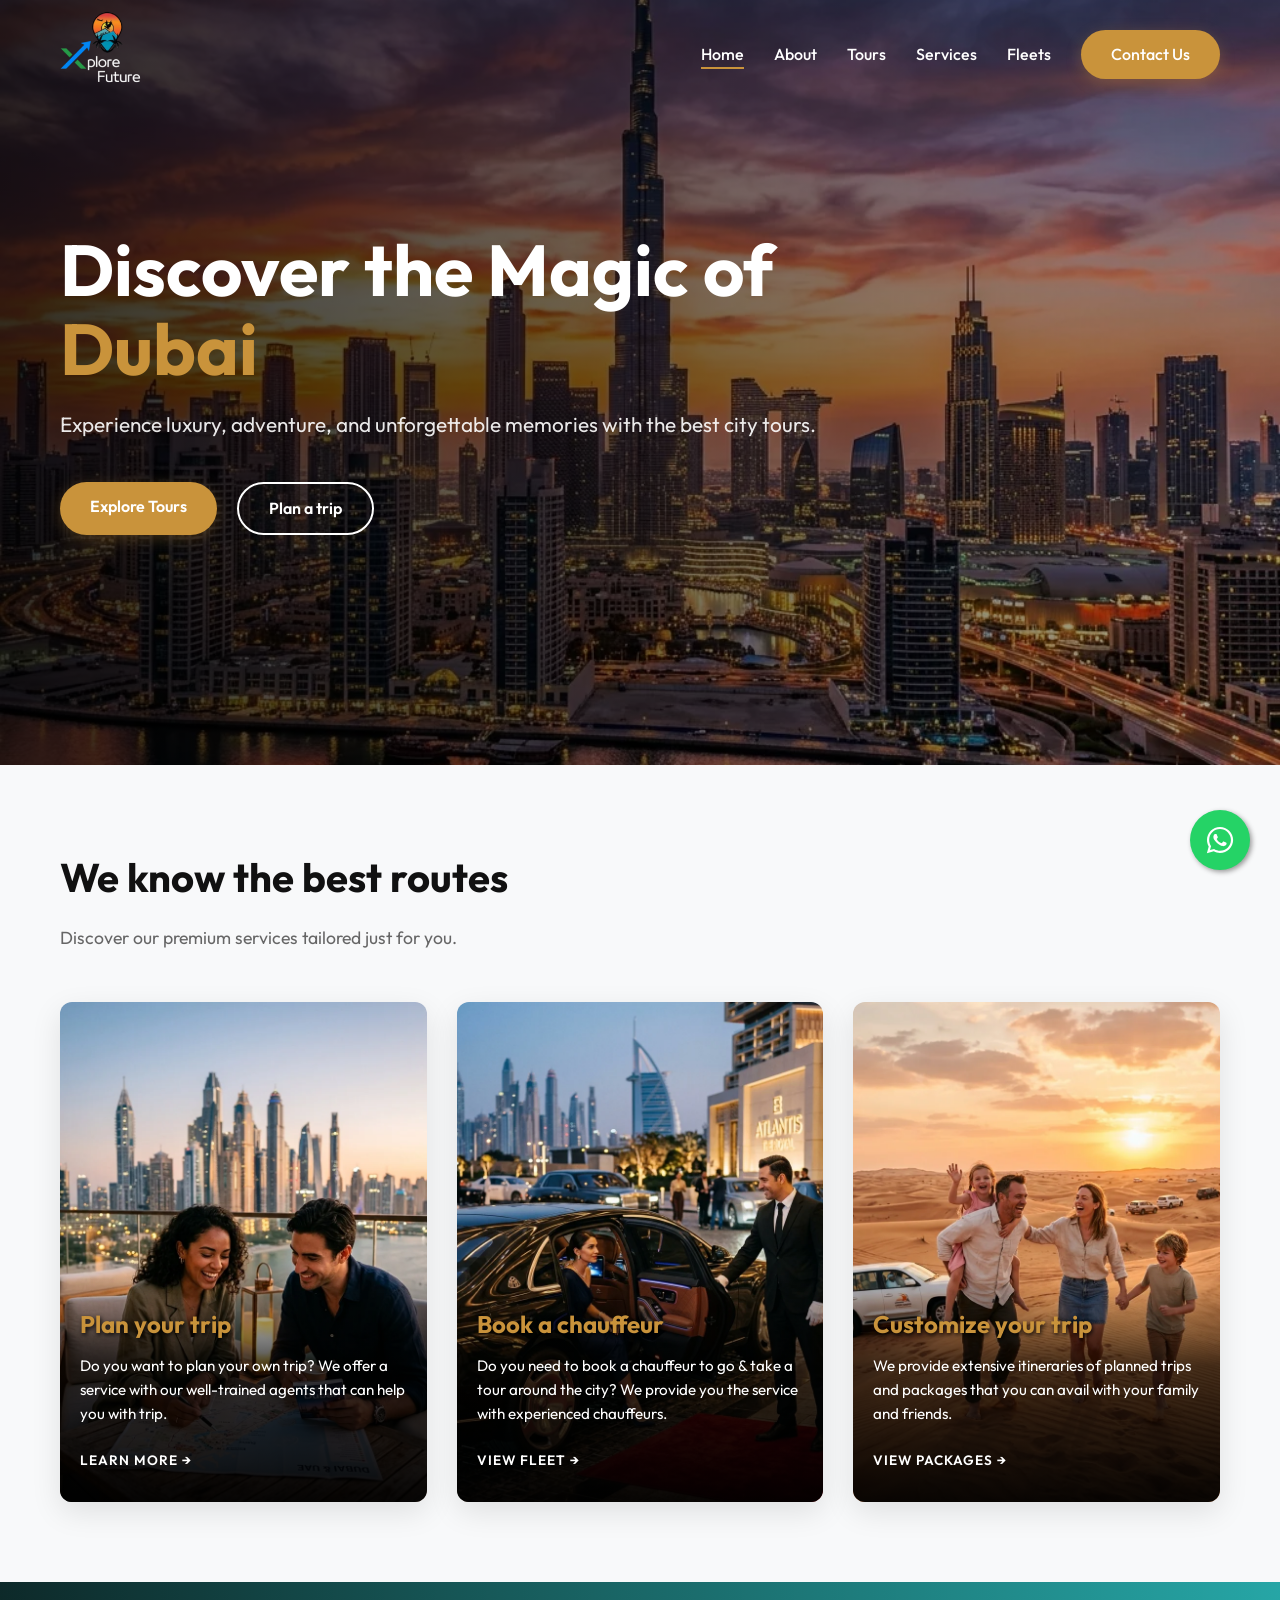
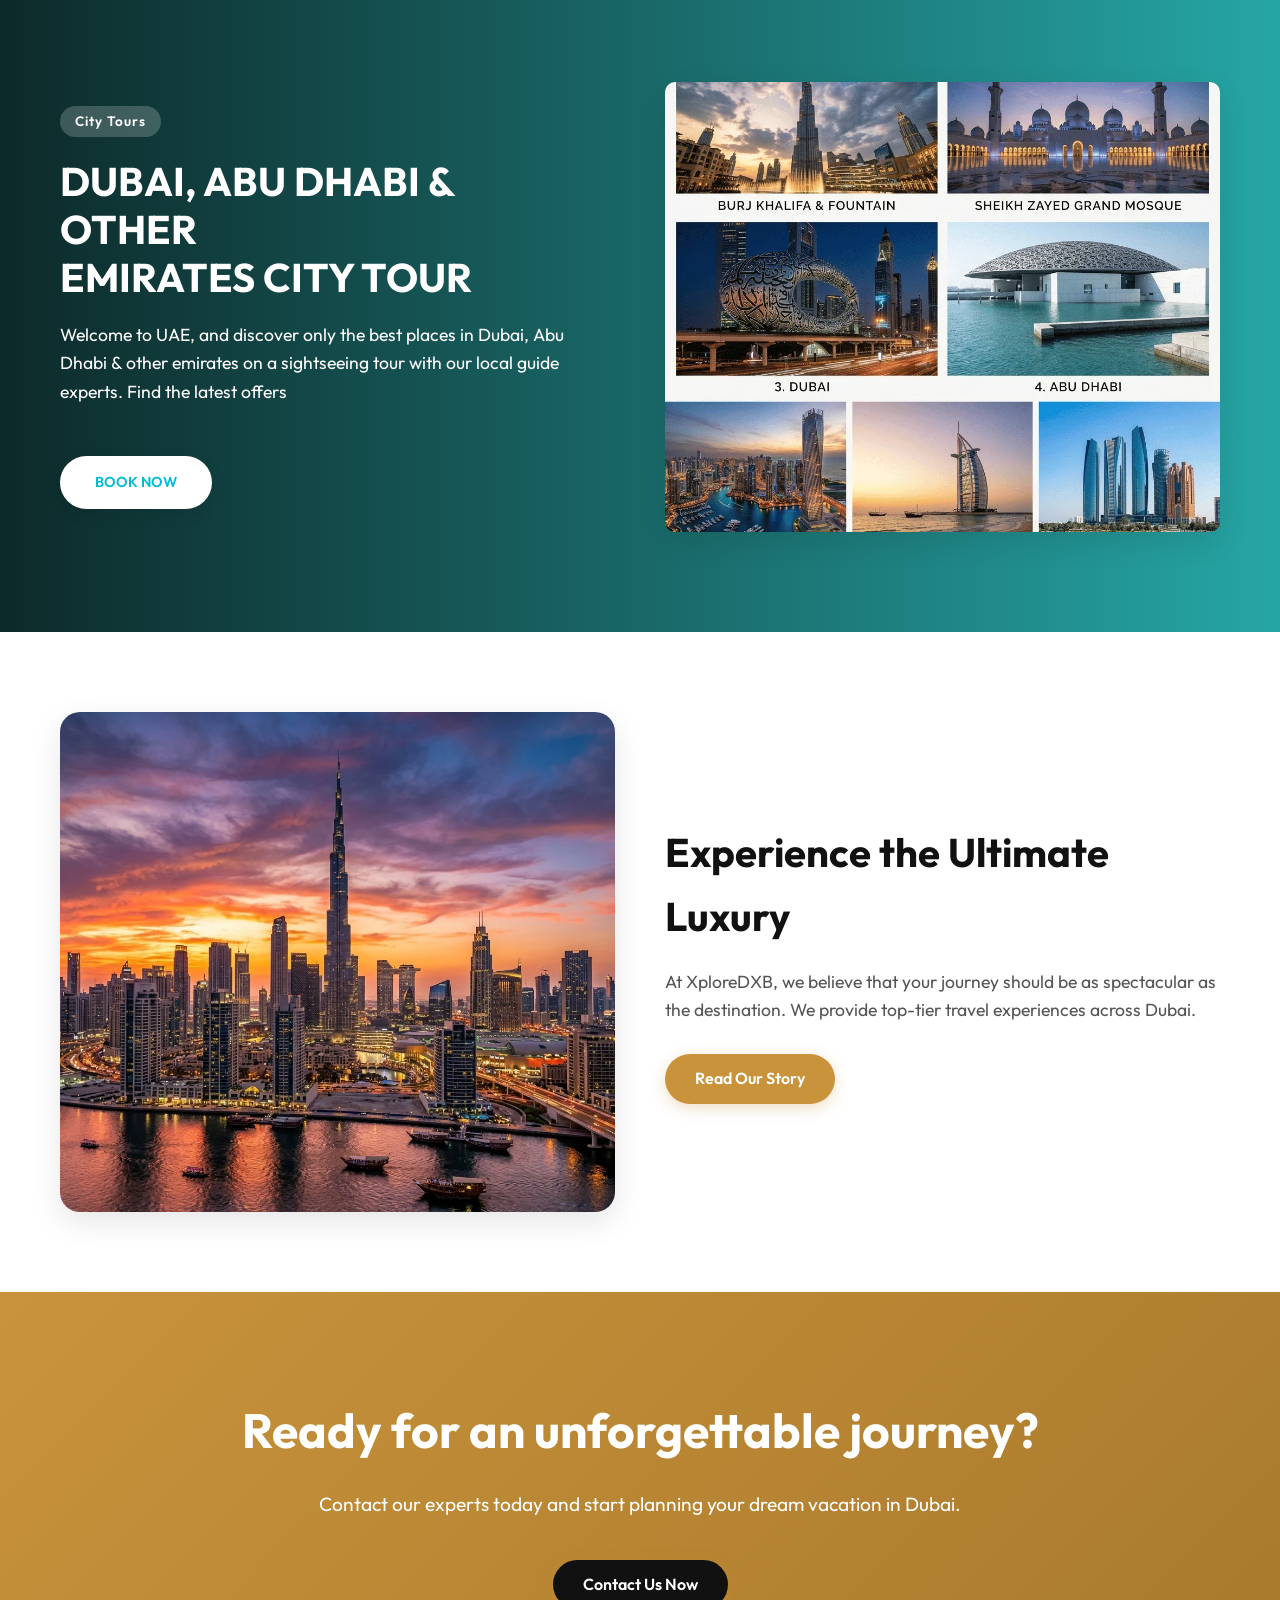
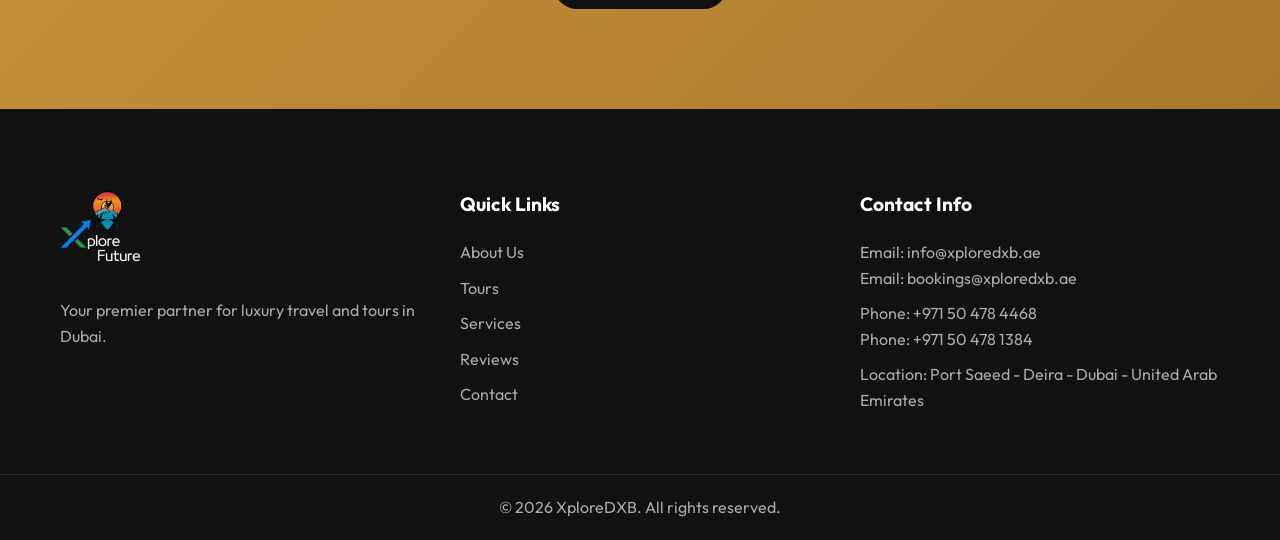
<file: index.html>
<!DOCTYPE html>
<html lang="en">
<head>
    <meta charset="UTF-8">
    <meta name="viewport" content="width=device-width, initial-scale=1.0">
    <title>XploreDXB - Premier Dubai City Tours & Luxury Chauffeur Services</title>
    <meta name="description" content="Discover the best of Dubai with XploreDXB. We offer luxury Dubai city tours, premium chauffeur services, and bespoke desert safaris for an unforgettable experience.">
    <script type="application/ld+json">
    {
      "@context": "https://schema.org",
      "@type": "TravelAgency",
      "name": "XploreDXB",
      "url": "https://www.xploredxb.ae",
      "logo": "https://www.xploredxb.ae/assets/logo.png",
      "description": "Discover the best of Dubai with XploreDXB. We offer luxury Dubai city tours, premium chauffeur services, and bespoke desert safaris for an unforgettable experience.",
      "address": {
        "@type": "PostalAddress",
        "streetAddress": "Port Saeed - Deira",
        "addressLocality": "Dubai",
        "addressRegion": "Dubai",
        "addressCountry": "AE"
      },
      "telephone": ["+971-50-478-4468", "+971-50-478-1384"],
      "email": ["info@xploredxb.ae", "bookings@xploredxb.ae"],
      "openingHoursSpecification": {
        "@type": "OpeningHoursSpecification",
        "dayOfWeek": ["Monday", "Tuesday", "Wednesday", "Thursday", "Friday", "Saturday", "Sunday"],
        "opens": "00:00",
        "closes": "23:59"
      }
    }
    </script>
    <link href="https://fonts.googleapis.com/css2?family=Outfit:wght@300;400;600;700&display=swap" rel="stylesheet">
    <link rel="stylesheet" href="css/style.css">
    <link rel="apple-touch-icon" sizes="180x180" href="assets/apple-touch-icon.png">
    <link rel="icon" type="image/png" sizes="32x32" href="assets/favicon-32x32.png">
    <link rel="icon" type="image/png" sizes="16x16" href="assets/favicon-16x16.png">
    <link rel="manifest" href="assets/site.webmanifest">
    <link rel="shortcut icon" href="assets/favicon.ico">
    <link rel="canonical" href="https://xploredxb.ae/">
</head>
<body>
    <header class="header" id="header">
        <div class="container nav-container">
            <a href="/" class="logo"><img src="assets/logo.png" alt="XploreDXB Logo" style="height: 75px; width: auto; max-height: 100%;"></a>
            <nav class="nav-menu" id="nav-menu">
                <ul class="nav-list">
                    <li><a href="/" class="nav-link active">Home</a></li>
                    <li><a href="/about" class="nav-link">About</a></li>
                    <li><a href="/tours" class="nav-link">Tours</a></li>
                    <li><a href="/services" class="nav-link">Services</a></li>
                    <li><a href="/fleets" class="nav-link">Fleets</a></li>
                    <li><a href="/contact" class="nav-link btn-primary">Contact Us</a></li>
                </ul>
            </nav>
            <div class="menu-toggle" id="menu-toggle">
                <div class="bar"></div>
                <div class="bar"></div>
                <div class="bar"></div>
            </div>
        </div>
    </header>

    <main>
        <!-- Hero Section -->
        <section class="hero" id="home">
            <div class="hero-overlay"></div>
            <div class="container">
                <div class="hero-content">
                    <h1 class="hero-title">Discover the Magic of <span>Dubai</span></h1>
                    <p class="hero-subtitle">Experience luxury, adventure, and unforgettable memories with the best city tours.</p>
                    <div class="hero-actions">
                        <a href="/tours" class="btn-primary">Explore Tours</a>
                        <a href="/contact" class="btn-secondary">Plan a trip</a>
                    </div>
                </div>
            </div>
        </section>

        <!-- Best Routes Section -->
        <section class="section routes-section" id="routes">
            <div class="container">
                <div class="section-header">
                    <h2 class="section-title">We know the best routes</h2>
                    <p class="section-subtitle">Discover our premium services tailored just for you.</p>
                </div>
                
                <div class="cards-grid">
                    <!-- Card 1 -->
                    <div class="route-card" style="background-image: url('assets/images/card_plan.webp');">
                        <div class="card-overlay">
                            <h3>Plan your trip</h3>
                            <p>Do you want to plan your own trip? We offer a service with our well-trained agents that can help you with trip.</p>
                            <a href="/services" class="card-link">Learn More &rarr;</a>
                        </div>
                    </div>

                    <!-- Card 2 -->
                    <div class="route-card" style="background-image: url('assets/images/card_chauffeur.webp');">
                        <div class="card-overlay">
                            <h3>Book a chauffeur</h3>
                            <p>Do you need to book a chauffeur to go & take a tour around the city? We provide you the service with experienced chauffeurs.</p>
                            <a href="/fleets" class="card-link">View Fleet &rarr;</a>
                        </div>
                    </div>

                    <!-- Card 3 -->
                    <div class="route-card" style="background-image: url('assets/images/card_customize.webp');">
                        <div class="card-overlay">
                            <h3>Customize your trip</h3>
                            <p>We provide extensive itineraries of planned trips and packages that you can avail with your family and friends.</p>
                            <a href="/tours" class="card-link">View Packages &rarr;</a>
                        </div>
                    </div>
                </div>
            </div>
        </section>

        <!-- City Tour Section -->
        <section class="section city-tour-section">
            <div class="city-tour-overlay"></div>
            <div class="container split-layout" style="position: relative; z-index: 2;">
                <div class="split-content city-tour-text">
                    <span class="pill-tag">City Tours</span>
                    <h2 class="section-title text-white">DUBAI, ABU DHABI & OTHER<br>EMIRATES CITY TOUR</h2>
                    <p class="text-white">Welcome to UAE, and discover only the best places in Dubai, Abu Dhabi & other emirates on a sightseeing tour with our local guide experts. Find the latest offers</p>
                    <a href="/contact" class="btn-primary btn-cyan">BOOK NOW</a>
                </div>
                <div class="split-image city-tour-img"></div>
            </div>
        </section>

        <!-- About Us Snippet Section -->
        <section class="section about-snippet">
            <div class="container split-layout">
                <div class="split-image" style="background-image: url('assets/images/hero_dubai.webp'); border-radius: 20px;"></div>
                <div class="split-content">
                    <h2 class="section-title">Experience the Ultimate Luxury</h2>
                    <p>At XploreDXB, we believe that your journey should be as spectacular as the destination. We provide top-tier travel experiences across Dubai.</p>
                    <a href="/about" class="btn-primary">Read Our Story</a>
                </div>
            </div>
        </section>
        
        <!-- Call to Action Section -->
        <section class="section cta-section">
            <div class="container cta-container">
                <h2>Ready for an unforgettable journey?</h2>
                <p>Contact our experts today and start planning your dream vacation in Dubai.</p>
                <a href="/contact" class="btn-primary" style="background: var(--dark); color: white;">Contact Us Now</a>
            </div>
        </section>
    </main>

    <footer class="footer">
        <div class="container footer-content">
            <div class="footer-brand">
                <a href="/" class="logo"><img src="assets/logo.png" alt="XploreDXB Logo" style="height: 75px; width: auto; max-height: 100%;"></a>
                <p>Your premier partner for luxury travel and tours in Dubai.</p>
            </div>
            <div class="footer-links">
                <h4>Quick Links</h4>
                <ul>
                    <li><a href="/about">About Us</a></li>
                    <li><a href="/tours">Tours</a></li>
                    <li><a href="/services">Services</a></li>
                    <li><a href="/reviews">Reviews</a></li>
                    <li><a href="/contact">Contact</a></li>
                </ul>
            </div>
            <div class="footer-contact">
                <h4>Contact Info</h4>
                <p>Email: info@xploredxb.ae<br>Email: bookings@xploredxb.ae</p>
                <p>Phone: +971 50 478 4468<br>Phone: +971 50 478 1384</p>
                <p>Location: Port Saeed - Deira - Dubai - United Arab Emirates</p>
            </div>
        </div>
        <div class="footer-bottom">
            <p>&copy; 2026 XploreDXB. All rights reserved.</p>
        </div>
    </footer>

    <script src="js/main.js"></script>
    <a href="https://wa.me/971504784468" class="whatsapp-float" target="_blank" rel="noopener noreferrer">
        <svg xmlns="http://www.w3.org/2000/svg" viewBox="0 0 448 512" width="30" height="30" fill="currentColor">
            <path d="M380.9 97.1C339 55.1 283.2 32 223.9 32c-122.4 0-222 99.6-222 222 0 39.1 10.2 77.3 29.6 111L0 480l117.7-30.9c32.4 17.7 68.9 27 106.1 27h.1c122.3 0 224.1-99.6 224.1-222 0-59.3-25.2-115-67.1-157zm-157 341.6c-33.2 0-65.7-8.9-94-25.7l-6.7-4-69.8 18.3L72 359.2l-4.4-7c-18.5-29.4-28.2-63.3-28.2-98.2 0-101.7 82.8-184.5 184.6-184.5 49.3 0 95.6 19.2 130.4 54.1 34.8 34.9 56.2 81.2 56.1 130.5 0 101.8-84.9 184.6-186.6 184.6zm101.2-138.2c-5.5-2.8-32.8-16.2-37.9-18-5.1-1.9-8.8-2.8-12.5 2.8-3.7 5.6-14.3 18-17.6 21.8-3.2 3.7-6.5 4.2-12 1.4-32.6-16.3-54-29.1-75.5-66-5.7-9.8 5.7-9.1 16.3-30.3 1.8-3.7 .9-6.9-.5-9.7-1.4-2.8-12.5-30.1-17.1-41.2-4.5-10.8-9.1-9.3-12.5-9.5-3.2-.2-6.9-.2-10.6-.2-3.7 0-9.7 1.4-14.8 6.9-5.1 5.6-19.4 19-19.4 46.3 0 27.3 19.9 53.7 22.6 57.4 2.8 3.7 39.1 59.7 94.8 83.8 35.2 15.2 49 16.5 66.6 13.9 10.7-1.6 32.8-13.4 37.4-26.4 4.6-13 4.6-24.1 3.2-26.4-1.3-2.5-5-3.9-10.5-6.6z"/>
        </svg>
    </a>
</body>
</html>
</file>
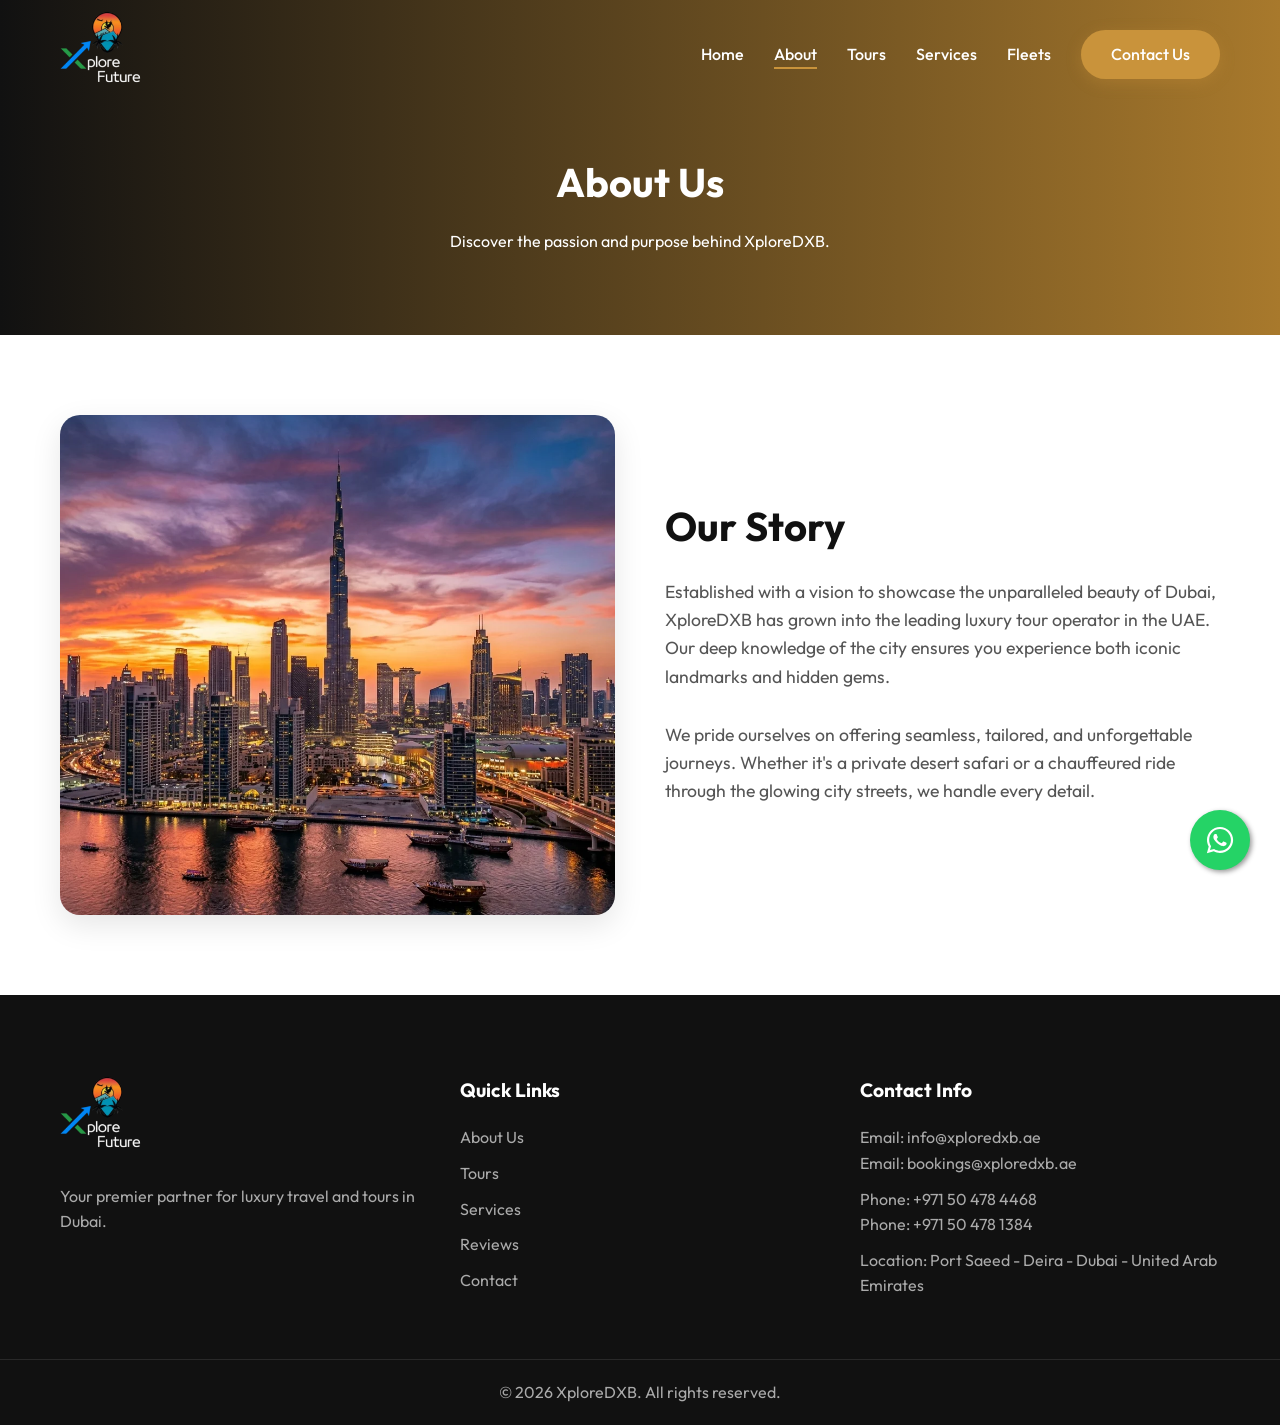
<file: about.html>
<!DOCTYPE html>
<html lang="en">
<head>
    <meta charset="UTF-8">
    <meta name="viewport" content="width=device-width, initial-scale=1.0">
    <title>About XploreDXB - Your Trusted Travel Partner in Dubai</title>
    <meta name="description" content="Learn about XploreDXB, Dubai's premier luxury travel and tour agency. We are dedicated to providing exceptional chauffeur services and unforgettable Dubai tours.">
    <script type="application/ld+json">
    {
      "@context": "https://schema.org",
      "@type": "AboutPage",
      "mainEntityOfPage": {
        "@type": "WebPage",
        "@id": "https://www.xploredxb.ae/about.html"
      },
      "name": "About XploreDXB",
      "description": "Learn about XploreDXB, Dubai's premier luxury travel and tour agency. We are dedicated to providing exceptional chauffeur services and unforgettable Dubai tours."
    }
    </script>
    <link href="https://fonts.googleapis.com/css2?family=Outfit:wght@300;400;600;700&display=swap" rel="stylesheet">
    <link rel="stylesheet" href="css/style.css">
    <style>
        .page-header { background: linear-gradient(to right, var(--dark), var(--primary-dark)); padding: 150px 0 80px; text-align: center; color: white; }
    </style>
    <link rel="apple-touch-icon" sizes="180x180" href="assets/apple-touch-icon.png">
    <link rel="icon" type="image/png" sizes="32x32" href="assets/favicon-32x32.png">
    <link rel="icon" type="image/png" sizes="16x16" href="assets/favicon-16x16.png">
    <link rel="manifest" href="assets/site.webmanifest">
    <link rel="shortcut icon" href="assets/favicon.ico">
    <link rel="canonical" href="https://xploredxb.ae/about">
</head>
<body>
    <header class="header" id="header">
        <div class="container nav-container">
            <a href="/" class="logo"><img src="assets/logo.png" alt="XploreDXB Logo" style="height: 75px; width: auto; max-height: 100%;"></a>
            <nav class="nav-menu" id="nav-menu">
                <ul class="nav-list">
                    <li><a href="/" class="nav-link">Home</a></li>
                    <li><a href="/about" class="nav-link active">About</a></li>
                    <li><a href="/tours" class="nav-link">Tours</a></li>
                    <li><a href="/services" class="nav-link">Services</a></li>
                    <li><a href="/fleets" class="nav-link">Fleets</a></li>
                    <li><a href="/contact" class="nav-link btn-primary">Contact Us</a></li>
                </ul>
            </nav>
            <div class="menu-toggle" id="menu-toggle">
                <div class="bar"></div>
                <div class="bar"></div>
                <div class="bar"></div>
            </div>
        </div>
    </header>

    <main>
        <div class="page-header">
            <div class="container">
                <h1 class="section-title" style="color: white;">About Us</h1>
                <p>Discover the passion and purpose behind XploreDXB.</p>
            </div>
        </div>

        <section class="section">
            <div class="container split-layout">
                <div class="split-image" style="background-image: url('assets/images/hero_dubai.webp'); border-radius: 20px;"></div>
                <div class="split-content">
                    <h2 class="section-title">Our Story</h2>
                    <p>Established with a vision to showcase the unparalleled beauty of Dubai, XploreDXB has grown into the leading luxury tour operator in the UAE. Our deep knowledge of the city ensures you experience both iconic landmarks and hidden gems.</p>
                    <p>We pride ourselves on offering seamless, tailored, and unforgettable journeys. Whether it's a private desert safari or a chauffeured ride through the glowing city streets, we handle every detail.</p>
                </div>
            </div>
        </section>
    </main>

    <footer class="footer">
        <div class="container footer-content">
            <div class="footer-brand">
                <a href="/" class="logo"><img src="assets/logo.png" alt="XploreDXB Logo" style="height: 75px; width: auto; max-height: 100%;"></a>
                <p>Your premier partner for luxury travel and tours in Dubai.</p>
            </div>
            <div class="footer-links">
                <h4>Quick Links</h4>
                <ul>
                    <li><a href="/about">About Us</a></li>
                    <li><a href="/tours">Tours</a></li>
                    <li><a href="/services">Services</a></li>
                    <li><a href="/reviews">Reviews</a></li>
                    <li><a href="/contact">Contact</a></li>
                </ul>
            </div>
            <div class="footer-contact">
                <h4>Contact Info</h4>
                <p>Email: info@xploredxb.ae<br>Email: bookings@xploredxb.ae</p>
                <p>Phone: +971 50 478 4468<br>Phone: +971 50 478 1384</p>
                <p>Location: Port Saeed - Deira - Dubai - United Arab Emirates</p>
            </div>
        </div>
        <div class="footer-bottom">
            <p>&copy; 2026 XploreDXB. All rights reserved.</p>
        </div>
    </footer>
    <script src="js/main.js"></script>
    <a href="https://wa.me/971504784468" class="whatsapp-float" target="_blank" rel="noopener noreferrer">
        <svg xmlns="http://www.w3.org/2000/svg" viewBox="0 0 448 512" width="30" height="30" fill="currentColor">
            <path d="M380.9 97.1C339 55.1 283.2 32 223.9 32c-122.4 0-222 99.6-222 222 0 39.1 10.2 77.3 29.6 111L0 480l117.7-30.9c32.4 17.7 68.9 27 106.1 27h.1c122.3 0 224.1-99.6 224.1-222 0-59.3-25.2-115-67.1-157zm-157 341.6c-33.2 0-65.7-8.9-94-25.7l-6.7-4-69.8 18.3L72 359.2l-4.4-7c-18.5-29.4-28.2-63.3-28.2-98.2 0-101.7 82.8-184.5 184.6-184.5 49.3 0 95.6 19.2 130.4 54.1 34.8 34.9 56.2 81.2 56.1 130.5 0 101.8-84.9 184.6-186.6 184.6zm101.2-138.2c-5.5-2.8-32.8-16.2-37.9-18-5.1-1.9-8.8-2.8-12.5 2.8-3.7 5.6-14.3 18-17.6 21.8-3.2 3.7-6.5 4.2-12 1.4-32.6-16.3-54-29.1-75.5-66-5.7-9.8 5.7-9.1 16.3-30.3 1.8-3.7 .9-6.9-.5-9.7-1.4-2.8-12.5-30.1-17.1-41.2-4.5-10.8-9.1-9.3-12.5-9.5-3.2-.2-6.9-.2-10.6-.2-3.7 0-9.7 1.4-14.8 6.9-5.1 5.6-19.4 19-19.4 46.3 0 27.3 19.9 53.7 22.6 57.4 2.8 3.7 39.1 59.7 94.8 83.8 35.2 15.2 49 16.5 66.6 13.9 10.7-1.6 32.8-13.4 37.4-26.4 4.6-13 4.6-24.1 3.2-26.4-1.3-2.5-5-3.9-10.5-6.6z"/>
        </svg>
    </a>
</body>
</html>
</file>
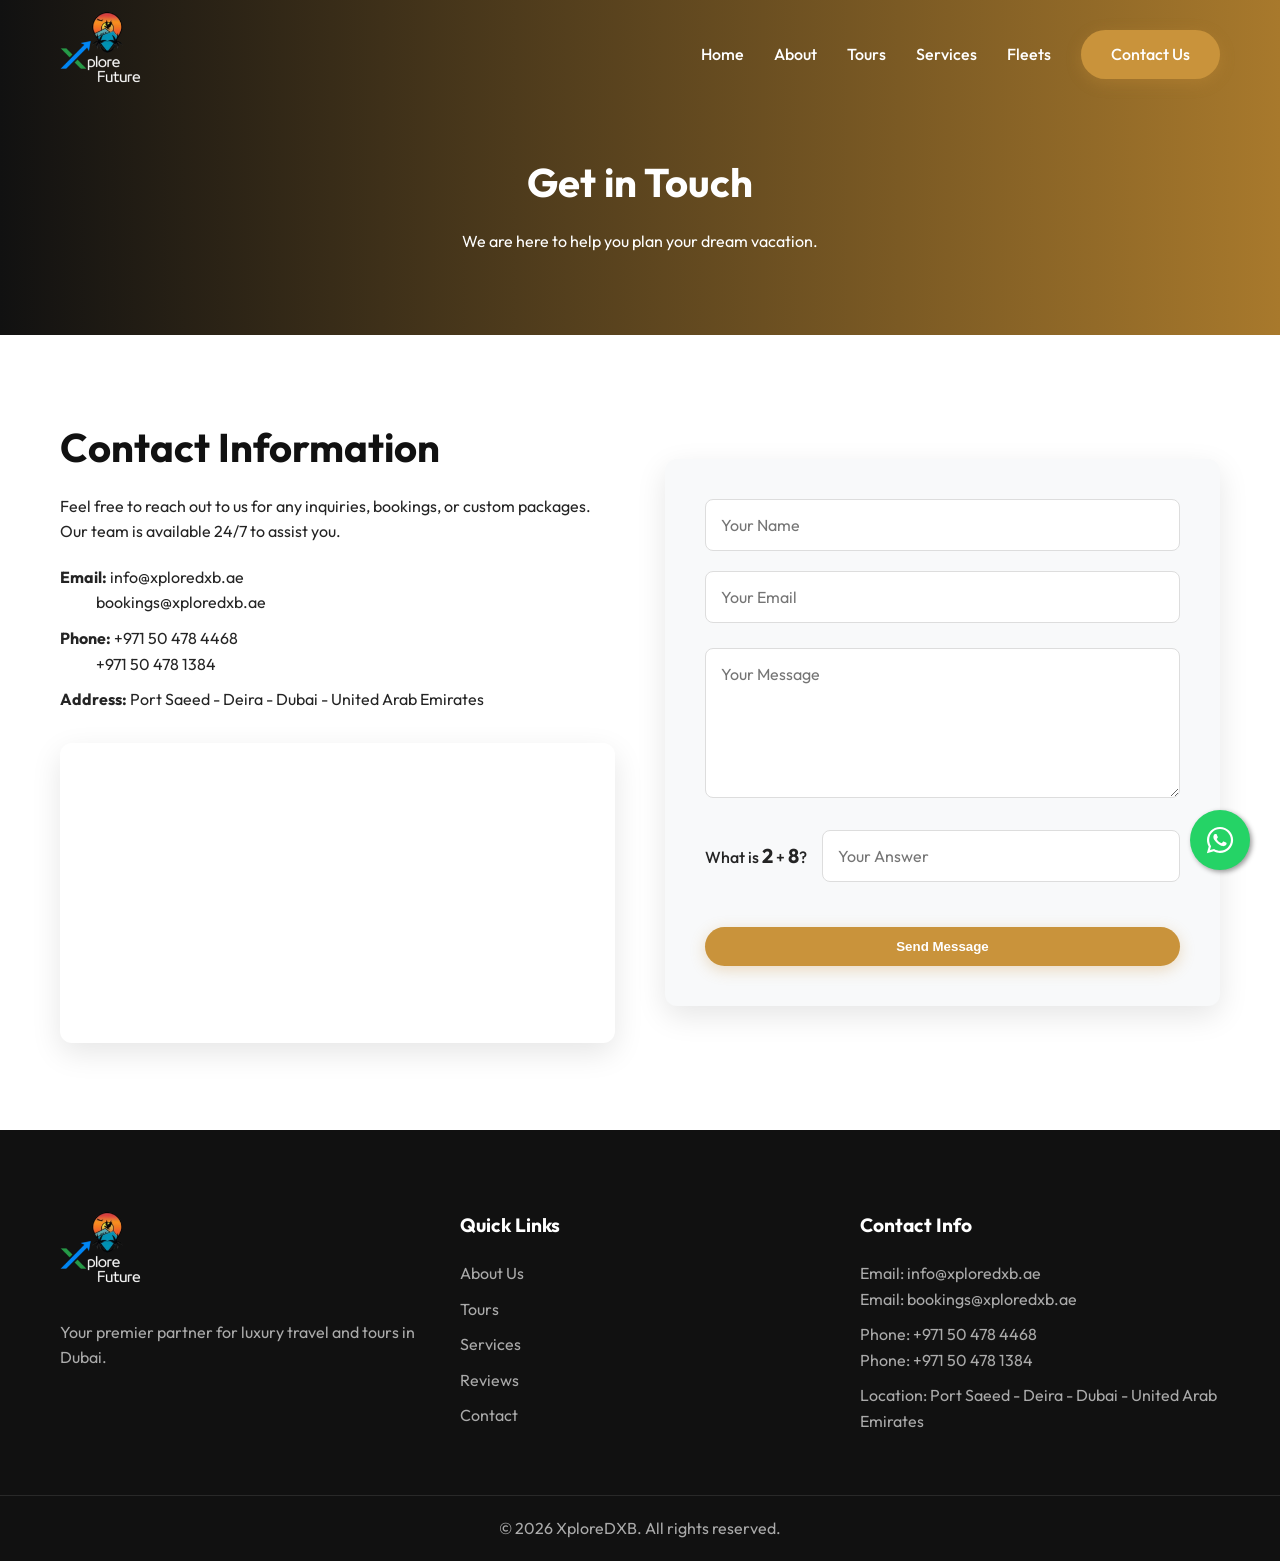
<file: contact.html>
<!DOCTYPE html>
<html lang="en">
<head>
    <meta charset="UTF-8">
    <meta name="viewport" content="width=device-width, initial-scale=1.0">
    <title>Contact XploreDXB - Book Your Dubai Tour Today</title>
    <meta name="description" content="Get in touch with XploreDXB to book your luxury Dubai city tour, desert safari, or professional chauffeur service. We are available 24/7.">
    <script type="application/ld+json">
    {
      "@context": "https://schema.org",
      "@type": "ContactPage",
      "mainEntityOfPage": {
        "@type": "WebPage",
        "@id": "https://www.xploredxb.ae/contact.html"
      },
      "name": "Contact XploreDXB",
      "description": "Get in touch with XploreDXB to book your luxury Dubai city tour, desert safari, or professional chauffeur service. We are available 24/7."
    }
    </script>
    <link href="https://fonts.googleapis.com/css2?family=Outfit:wght@300;400;600;700&display=swap" rel="stylesheet">
    <link rel="stylesheet" href="css/style.css">
    <style>
        .page-header { background: linear-gradient(to right, var(--dark), var(--primary-dark)); padding: 150px 0 80px; text-align: center; color: white; }
        .contact-form { background: var(--light); padding: 40px; border-radius: var(--border-radius); box-shadow: var(--shadow); }
        .form-group { margin-bottom: 20px; }
        .form-group input, .form-group textarea { width: 100%; padding: 15px; border: 1px solid #ddd; border-radius: 8px; font-family: inherit; font-size: 1rem; }
        .form-group textarea { height: 150px; resize: vertical; }
    </style>
    <link rel="apple-touch-icon" sizes="180x180" href="assets/apple-touch-icon.png">
    <link rel="icon" type="image/png" sizes="32x32" href="assets/favicon-32x32.png">
    <link rel="icon" type="image/png" sizes="16x16" href="assets/favicon-16x16.png">
    <link rel="manifest" href="assets/site.webmanifest">
    <link rel="shortcut icon" href="assets/favicon.ico">
    <link rel="canonical" href="https://xploredxb.ae/contact">
</head>
<body>
    <header class="header" id="header">
        <div class="container nav-container">
            <a href="/" class="logo"><img src="assets/logo.png" alt="XploreDXB Logo" style="height: 75px; width: auto; max-height: 100%;"></a>
            <nav class="nav-menu" id="nav-menu">
                <ul class="nav-list">
                    <li><a href="/" class="nav-link">Home</a></li>
                    <li><a href="/about" class="nav-link">About</a></li>
                    <li><a href="/tours" class="nav-link">Tours</a></li>
                    <li><a href="/services" class="nav-link">Services</a></li>
                    <li><a href="/fleets" class="nav-link">Fleets</a></li>
                    <li><a href="/contact" class="nav-link active btn-primary">Contact Us</a></li>
                </ul>
            </nav>
        </div>
    </header>

    <main>
        <div class="page-header">
            <div class="container">
                <h1 class="section-title" style="color: white;">Get in Touch</h1>
                <p>We are here to help you plan your dream vacation.</p>
            </div>
        </div>

        <section class="section">
            <div class="container split-layout">
                <div>
                    <h2 class="section-title">Contact Information</h2>
                    <p style="margin-bottom: 20px;">Feel free to reach out to us for any inquiries, bookings, or custom packages. Our team is available 24/7 to assist you.</p>
                    <div style="margin-bottom: 10px;"><strong>Email:</strong> info@xploredxb.ae<br><strong>&nbsp;&nbsp;&nbsp;&nbsp;&nbsp;&nbsp;&nbsp;&nbsp;&nbsp;&nbsp;&nbsp;</strong> bookings@xploredxb.ae</div>
                    <div style="margin-bottom: 10px;"><strong>Phone:</strong> +971 50 478 4468<br><strong>&nbsp;&nbsp;&nbsp;&nbsp;&nbsp;&nbsp;&nbsp;&nbsp;&nbsp;&nbsp;&nbsp;</strong> +971 50 478 1384</div>
                    <div style="margin-bottom: 10px;"><strong>Address:</strong> Port Saeed - Deira - Dubai - United Arab Emirates</div>
                    <div style="margin-top: 30px;">
                        <iframe src="https://www.google.com/maps/embed?pb=!1m18!1m12!1m3!1d3608.366108246849!2d55.333719573598586!3d25.25826692922778!2m3!1f0!2f0!3f0!3m2!1i1024!2i768!4f13.1!3m3!1m2!1s0x3e5f5d9f6818754f%3A0x3997f22ff9f798aa!2sXplore%20Future%20Tourism%20LLC!5e0!3m2!1sen!2s!4v1784997911125!5m2!1sen!2s" width="100%" height="300" style="border:0; border-radius: 12px; box-shadow: var(--shadow);" allowfullscreen="" loading="lazy" referrerpolicy="strict-origin-when-cross-origin"></iframe>
                    </div>
                </div>
                <div class="contact-form">
                    <form id="contactForm" action="https://api.web3forms.com/submit" method="POST">
                        <input type="hidden" name="access_key" value="2e946c89-6ccd-45cb-bc19-ed2066d9d236">
                        <div class="form-group"><input type="text" name="name" placeholder="Your Name" required></div>
                        <div class="form-group" style="position: relative;">
                            <input type="email" name="email" id="emailInput" placeholder="Your Email" required>
                            <small id="emailError" style="color: #dc3545; display: none; margin-top: 5px; text-align: left; position: absolute; bottom: -20px; left: 0;">Please enter a valid email address.</small>
                        </div>
                        <div class="form-group" style="margin-top: 25px;"><textarea name="message" placeholder="Your Message" required></textarea></div>
                        <div class="form-group" style="position: relative; margin-top: 25px; display: flex; align-items: center; gap: 15px;">
                            <label id="mathQuestion" style="white-space: nowrap; font-weight: 500; margin: 0;"></label>
                            <input type="number" id="mathAnswer" placeholder="Your Answer" required style="flex-grow: 1; margin: 0;">
                            <small id="mathError" style="color: #dc3545; display: none; text-align: left; position: absolute; bottom: -20px; left: 0;">Incorrect answer, please try again.</small>
                        </div>
                        <button type="submit" class="btn-primary" style="width: 100%; margin-top: 25px;" id="submitBtn">Send Message</button>
                    </form>
                    <div id="formResult" style="display: none; text-align: center; padding: 20px;">
                        <h3 style="color: #28a745; margin-bottom: 15px;">Thank you for your message!</h3>
                        <p style="margin-bottom: 20px;">We have received your inquiry and will get back to you shortly. For an instant response, please reach out to us on WhatsApp.</p>
                        <a href="https://wa.me/971504784468" target="_blank" class="btn-primary" style="background-color: #25D366; border-color: #25D366; display: inline-block;">Chat on WhatsApp</a>
                    </div>
                </div>
            </div>
        </section>
    </main>
    <footer class="footer">
        <div class="container footer-content">
            <div class="footer-brand">
                <a href="/" class="logo"><img src="assets/logo.png" alt="XploreDXB Logo" style="height: 75px; width: auto; max-height: 100%;"></a>
                <p>Your premier partner for luxury travel and tours in Dubai.</p>
            </div>
            <div class="footer-links">
                <h4>Quick Links</h4>
                <ul>
                    <li><a href="/about">About Us</a></li>
                    <li><a href="/tours">Tours</a></li>
                    <li><a href="/services">Services</a></li>
                    <li><a href="/reviews">Reviews</a></li>
                    <li><a href="/contact">Contact</a></li>
                </ul>
            </div>
            <div class="footer-contact">
                <h4>Contact Info</h4>
                <p>Email: info@xploredxb.ae<br>Email: bookings@xploredxb.ae</p>
                <p>Phone: +971 50 478 4468<br>Phone: +971 50 478 1384</p>
                <p>Location: Port Saeed - Deira - Dubai - United Arab Emirates</p>
            </div>
        </div>
        <div class="footer-bottom">
            <p>&copy; 2026 XploreDXB. All rights reserved.</p>
        </div>
    </footer>
    <script src="js/main.js"></script>
    <script>
        const form = document.getElementById('contactForm');
        const result = document.getElementById('formResult');
        const submitBtn = document.getElementById('submitBtn');
        const emailField = document.getElementById('emailInput');
        const emailError = document.getElementById('emailError');
        const emailPattern = /^[^\s@]+@[^\s@]+\.[^\s@]+$/;

        // Math Captcha setup
        const mathQuestionLabel = document.getElementById('mathQuestion');
        const mathAnswerInput = document.getElementById('mathAnswer');
        const mathError = document.getElementById('mathError');
        let num1 = Math.floor(Math.random() * 10) + 1;
        let num2 = Math.floor(Math.random() * 10) + 1;
        let correctMathAnswer = num1 + num2;
        mathQuestionLabel.innerHTML = `What is <span style="font-size: 1.25em; font-weight: 700;">${num1}</span> + <span style="font-size: 1.25em; font-weight: 700;">${num2}</span>?`;

        mathAnswerInput.addEventListener('input', function() {
            mathError.style.display = 'none';
            mathAnswerInput.style.borderColor = '#ddd';
        });

        emailField.addEventListener('input', function() {
            if (emailField.value === '') {
                emailError.style.display = 'none';
                emailField.style.borderColor = '#ddd';
            } else if (!emailPattern.test(emailField.value)) {
                emailError.style.display = 'block';
                emailField.style.borderColor = '#dc3545';
            } else {
                emailError.style.display = 'none';
                emailField.style.borderColor = '#28a745';
            }
        });

        form.addEventListener('submit', function(e) {
            e.preventDefault();

            if (!emailPattern.test(emailField.value)) {
                emailError.style.display = 'block';
                emailField.style.borderColor = '#dc3545';
                return;
            }

            if (parseInt(mathAnswerInput.value) !== correctMathAnswer) {
                mathError.style.display = 'block';
                mathAnswerInput.style.borderColor = '#dc3545';
                
                // Generate easier numbers on failure
                num1 = Math.floor(Math.random() * 5) + 1;
                num2 = Math.floor(Math.random() * 5) + 1;
                correctMathAnswer = num1 + num2;
                mathQuestionLabel.innerHTML = `What is <span style="font-size: 1.25em; font-weight: 700;">${num1}</span> + <span style="font-size: 1.25em; font-weight: 700;">${num2}</span>?`;
                mathAnswerInput.value = '';
                
                return;
            }

            const formData = new FormData(form);
            const object = Object.fromEntries(formData);
            const json = JSON.stringify(object);
            
            submitBtn.innerHTML = "Sending...";
            submitBtn.style.opacity = "0.7";
            submitBtn.style.pointerEvents = "none";

            fetch('https://api.web3forms.com/submit', {
                    method: 'POST',
                    headers: {
                        'Content-Type': 'application/json',
                        'Accept': 'application/json'
                    },
                    body: json
                })
                .then(async (response) => {
                    let jsonResponse = await response.json();
                    if (response.status == 200) {
                        form.style.display = "none";
                        result.style.display = "block";
                    } else {
                        console.log(response);
                        submitBtn.innerHTML = "Send Message";
                        submitBtn.style.opacity = "1";
                        submitBtn.style.pointerEvents = "auto";
                        alert(jsonResponse.message || "Something went wrong!");
                    }
                })
                .catch(error => {
                    console.log(error);
                    submitBtn.innerHTML = "Send Message";
                    submitBtn.style.opacity = "1";
                    submitBtn.style.pointerEvents = "auto";
                    alert("Something went wrong!");
                });
        });
    </script>
    <a href="https://wa.me/971504784468" class="whatsapp-float" target="_blank" rel="noopener noreferrer">
        <svg xmlns="http://www.w3.org/2000/svg" viewBox="0 0 448 512" width="30" height="30" fill="currentColor">
            <path d="M380.9 97.1C339 55.1 283.2 32 223.9 32c-122.4 0-222 99.6-222 222 0 39.1 10.2 77.3 29.6 111L0 480l117.7-30.9c32.4 17.7 68.9 27 106.1 27h.1c122.3 0 224.1-99.6 224.1-222 0-59.3-25.2-115-67.1-157zm-157 341.6c-33.2 0-65.7-8.9-94-25.7l-6.7-4-69.8 18.3L72 359.2l-4.4-7c-18.5-29.4-28.2-63.3-28.2-98.2 0-101.7 82.8-184.5 184.6-184.5 49.3 0 95.6 19.2 130.4 54.1 34.8 34.9 56.2 81.2 56.1 130.5 0 101.8-84.9 184.6-186.6 184.6zm101.2-138.2c-5.5-2.8-32.8-16.2-37.9-18-5.1-1.9-8.8-2.8-12.5 2.8-3.7 5.6-14.3 18-17.6 21.8-3.2 3.7-6.5 4.2-12 1.4-32.6-16.3-54-29.1-75.5-66-5.7-9.8 5.7-9.1 16.3-30.3 1.8-3.7 .9-6.9-.5-9.7-1.4-2.8-12.5-30.1-17.1-41.2-4.5-10.8-9.1-9.3-12.5-9.5-3.2-.2-6.9-.2-10.6-.2-3.7 0-9.7 1.4-14.8 6.9-5.1 5.6-19.4 19-19.4 46.3 0 27.3 19.9 53.7 22.6 57.4 2.8 3.7 39.1 59.7 94.8 83.8 35.2 15.2 49 16.5 66.6 13.9 10.7-1.6 32.8-13.4 37.4-26.4 4.6-13 4.6-24.1 3.2-26.4-1.3-2.5-5-3.9-10.5-6.6z"/>
        </svg>
    </a>
</body>
</html>
</file>
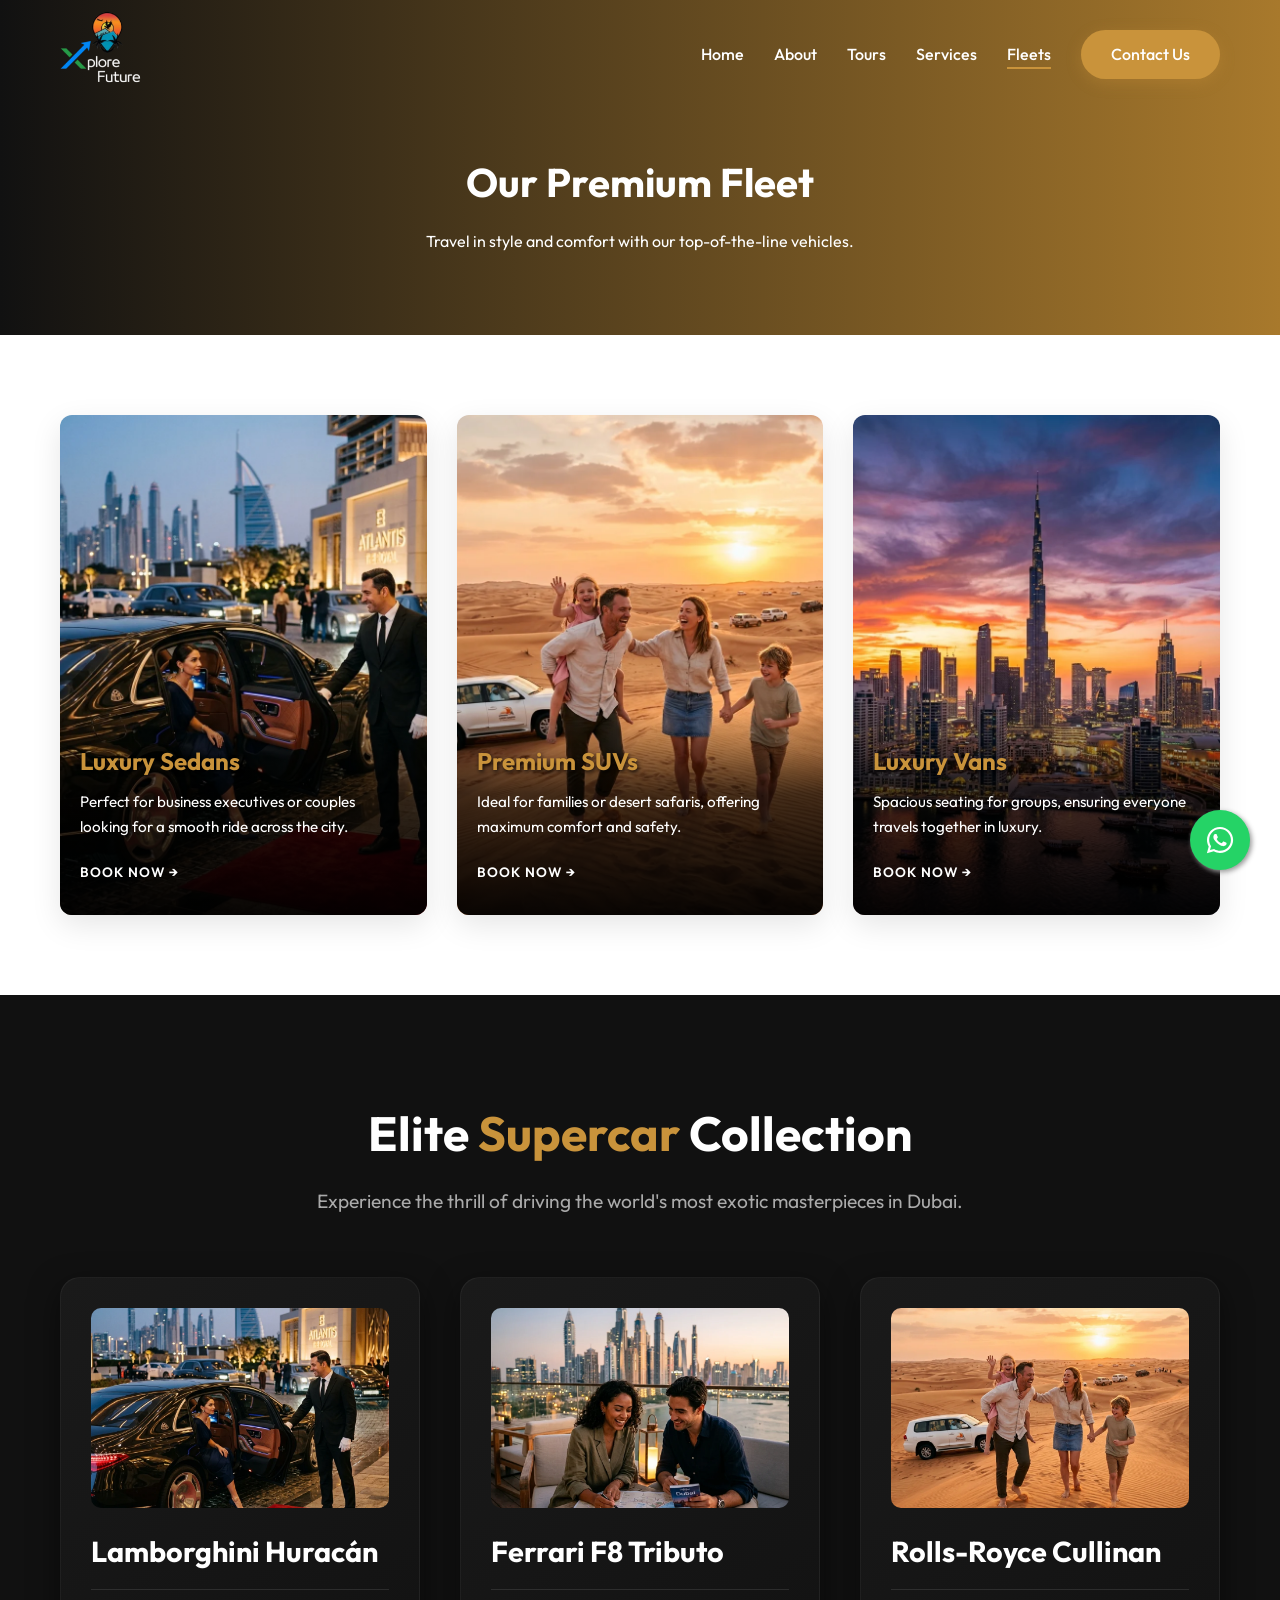
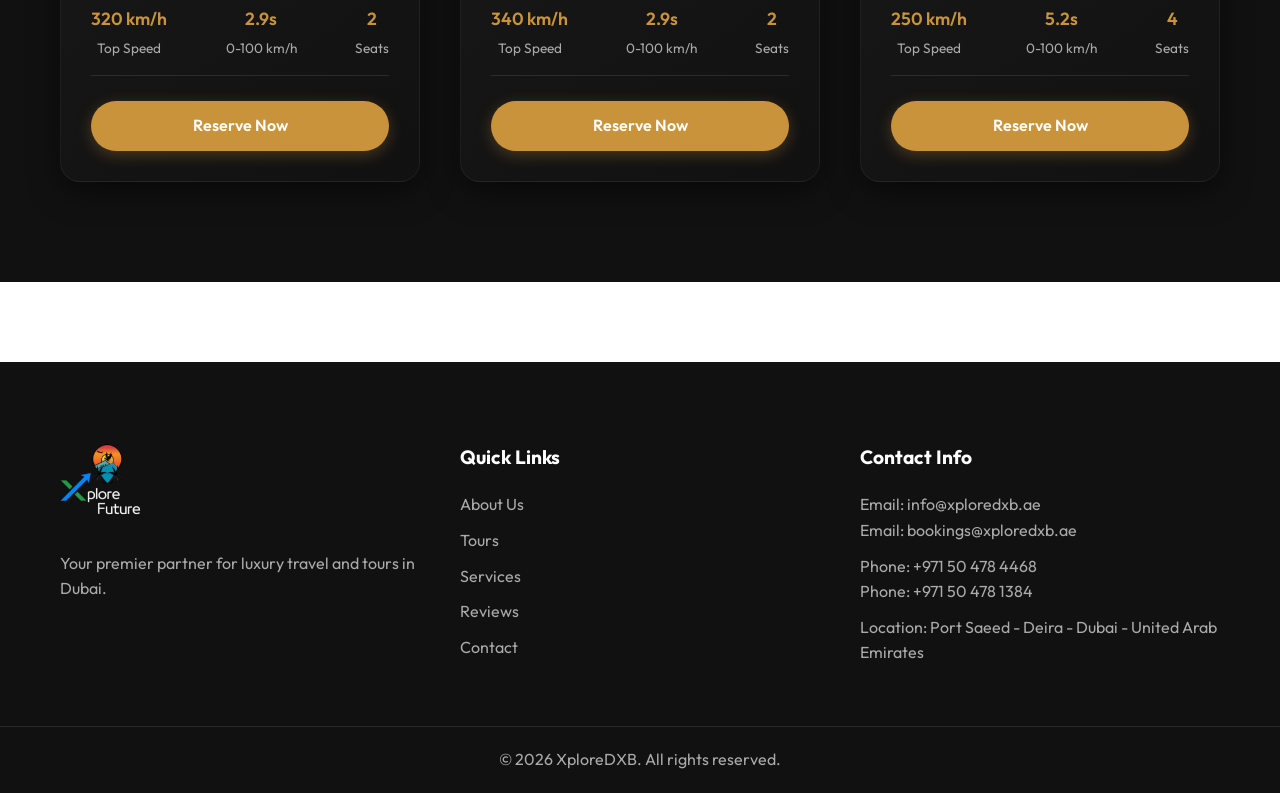
<file: fleets.html>
<!DOCTYPE html>
<html lang="en">
<head>
    <meta charset="UTF-8">
    <meta name="viewport" content="width=device-width, initial-scale=1.0">
    <title>Our Luxury Fleet - Premium Cars & Vans | XploreDXB</title>
    <meta name="description" content="Browse XploreDXB's premium fleet of luxury vehicles for your Dubai tours and chauffeur needs, including sedans, SUVs, and luxury vans.">
    <script type="application/ld+json">
    {
      "@context": "https://schema.org",
      "@type": "CollectionPage",
      "mainEntityOfPage": {
        "@type": "WebPage",
        "@id": "https://www.xploredxb.ae/fleets.html"
      },
      "name": "Luxury Vehicle Fleet",
      "description": "Browse XploreDXB's premium fleet of luxury vehicles for your Dubai tours and chauffeur needs, including sedans, SUVs, and luxury vans."
    }
    </script>
    <link href="https://fonts.googleapis.com/css2?family=Outfit:wght@300;400;600;700&display=swap" rel="stylesheet">
    <link rel="stylesheet" href="css/style.css">
    <style>
        .page-header { background: linear-gradient(to right, var(--dark), var(--primary-dark)); padding: 150px 0 80px; text-align: center; color: white; }
    </style>
    <link rel="apple-touch-icon" sizes="180x180" href="assets/apple-touch-icon.png">
    <link rel="icon" type="image/png" sizes="32x32" href="assets/favicon-32x32.png">
    <link rel="icon" type="image/png" sizes="16x16" href="assets/favicon-16x16.png">
    <link rel="manifest" href="assets/site.webmanifest">
    <link rel="shortcut icon" href="assets/favicon.ico">
    <link rel="canonical" href="https://xploredxb.ae/fleets">
</head>
<body>
    <header class="header" id="header">
        <div class="container nav-container">
            <a href="/" class="logo"><img src="assets/logo.png" alt="XploreDXB Logo" style="height: 75px; width: auto; max-height: 100%;"></a>
            <nav class="nav-menu" id="nav-menu">
                <ul class="nav-list">
                    <li><a href="/" class="nav-link">Home</a></li>
                    <li><a href="/about" class="nav-link">About</a></li>
                    <li><a href="/tours" class="nav-link">Tours</a></li>
                    <li><a href="/services" class="nav-link">Services</a></li>
                    <li><a href="/fleets" class="nav-link active">Fleets</a></li>
                    <li><a href="/contact" class="nav-link btn-primary">Contact Us</a></li>
                </ul>
            </nav>
        </div>
    </header>

    <main>
        <div class="page-header">
            <div class="container">
                <h1 class="section-title" style="color: white;">Our Premium Fleet</h1>
                <p>Travel in style and comfort with our top-of-the-line vehicles.</p>
            </div>
        </div>

        <section class="section">
            <div class="container">
                <div class="cards-grid">
                    <div class="route-card" style="background-image: url('assets/images/card_chauffeur.webp');">
                        <div class="card-overlay">
                            <h3>Luxury Sedans</h3>
                            <p>Perfect for business executives or couples looking for a smooth ride across the city.</p>
                            <a href="/contact" class="card-link">Book Now &rarr;</a>
                        </div>
                    </div>
                    <!-- Reuse the image for demonstration purposes -->
                    <div class="route-card" style="background-image: url('assets/images/card_customize.webp');">
                        <div class="card-overlay">
                            <h3>Premium SUVs</h3>
                            <p>Ideal for families or desert safaris, offering maximum comfort and safety.</p>
                            <a href="/contact" class="card-link">Book Now &rarr;</a>
                        </div>
                    </div>
                    <div class="route-card" style="background-image: url('assets/images/hero_dubai.webp');">
                        <div class="card-overlay">
                            <h3>Luxury Vans</h3>
                            <p>Spacious seating for groups, ensuring everyone travels together in luxury.</p>
                            <a href="/contact" class="card-link">Book Now &rarr;</a>
                        </div>
                    </div>
                </div>
            </div>
        <section class="supercar-section">
            <div class="container">
                <div class="supercar-header">
                    <h2 class="section-title">Elite <span>Supercar</span> Collection</h2>
                    <p style="color: #aaa; font-size: 1.2rem;">Experience the thrill of driving the world's most exotic masterpieces in Dubai.</p>
                </div>
                <div class="supercar-grid">
                    <div class="supercar-card">
                        <div class="supercar-img" style="background-image: url('assets/images/card_chauffeur.webp');"></div>
                        <h3 class="supercar-title">Lamborghini Huracán</h3>
                        <div class="supercar-specs">
                            <div class="spec-item"><span>320 km/h</span>Top Speed</div>
                            <div class="spec-item"><span>2.9s</span>0-100 km/h</div>
                            <div class="spec-item"><span>2</span>Seats</div>
                        </div>
                        <a href="/contact" class="btn-primary">Reserve Now</a>
                    </div>
                    <div class="supercar-card">
                        <div class="supercar-img" style="background-image: url('assets/images/card_plan.webp');"></div>
                        <h3 class="supercar-title">Ferrari F8 Tributo</h3>
                        <div class="supercar-specs">
                            <div class="spec-item"><span>340 km/h</span>Top Speed</div>
                            <div class="spec-item"><span>2.9s</span>0-100 km/h</div>
                            <div class="spec-item"><span>2</span>Seats</div>
                        </div>
                        <a href="/contact" class="btn-primary">Reserve Now</a>
                    </div>
                    <div class="supercar-card">
                        <div class="supercar-img" style="background-image: url('assets/images/card_customize.webp');"></div>
                        <h3 class="supercar-title">Rolls-Royce Cullinan</h3>
                        <div class="supercar-specs">
                            <div class="spec-item"><span>250 km/h</span>Top Speed</div>
                            <div class="spec-item"><span>5.2s</span>0-100 km/h</div>
                            <div class="spec-item"><span>4</span>Seats</div>
                        </div>
                        <a href="/contact" class="btn-primary">Reserve Now</a>
                    </div>
                </div>
            </div>
        </section>
    </main>

    <footer class="footer">
        <div class="container footer-content">
            <div class="footer-brand">
                <a href="/" class="logo"><img src="assets/logo.png" alt="XploreDXB Logo" style="height: 75px; width: auto; max-height: 100%;"></a>
                <p>Your premier partner for luxury travel and tours in Dubai.</p>
            </div>
            <div class="footer-links">
                <h4>Quick Links</h4>
                <ul>
                    <li><a href="/about">About Us</a></li>
                    <li><a href="/tours">Tours</a></li>
                    <li><a href="/services">Services</a></li>
                    <li><a href="/reviews">Reviews</a></li>
                    <li><a href="/contact">Contact</a></li>
                </ul>
            </div>
            <div class="footer-contact">
                <h4>Contact Info</h4>
                <p>Email: info@xploredxb.ae<br>Email: bookings@xploredxb.ae</p>
                <p>Phone: +971 50 478 4468<br>Phone: +971 50 478 1384</p>
                <p>Location: Port Saeed - Deira - Dubai - United Arab Emirates</p>
            </div>
        </div>
        <div class="footer-bottom">
            <p>&copy; 2026 XploreDXB. All rights reserved.</p>
        </div>
    </footer>
    <script src="js/main.js"></script>
    <a href="https://wa.me/971504784468" class="whatsapp-float" target="_blank" rel="noopener noreferrer">
        <svg xmlns="http://www.w3.org/2000/svg" viewBox="0 0 448 512" width="30" height="30" fill="currentColor">
            <path d="M380.9 97.1C339 55.1 283.2 32 223.9 32c-122.4 0-222 99.6-222 222 0 39.1 10.2 77.3 29.6 111L0 480l117.7-30.9c32.4 17.7 68.9 27 106.1 27h.1c122.3 0 224.1-99.6 224.1-222 0-59.3-25.2-115-67.1-157zm-157 341.6c-33.2 0-65.7-8.9-94-25.7l-6.7-4-69.8 18.3L72 359.2l-4.4-7c-18.5-29.4-28.2-63.3-28.2-98.2 0-101.7 82.8-184.5 184.6-184.5 49.3 0 95.6 19.2 130.4 54.1 34.8 34.9 56.2 81.2 56.1 130.5 0 101.8-84.9 184.6-186.6 184.6zm101.2-138.2c-5.5-2.8-32.8-16.2-37.9-18-5.1-1.9-8.8-2.8-12.5 2.8-3.7 5.6-14.3 18-17.6 21.8-3.2 3.7-6.5 4.2-12 1.4-32.6-16.3-54-29.1-75.5-66-5.7-9.8 5.7-9.1 16.3-30.3 1.8-3.7 .9-6.9-.5-9.7-1.4-2.8-12.5-30.1-17.1-41.2-4.5-10.8-9.1-9.3-12.5-9.5-3.2-.2-6.9-.2-10.6-.2-3.7 0-9.7 1.4-14.8 6.9-5.1 5.6-19.4 19-19.4 46.3 0 27.3 19.9 53.7 22.6 57.4 2.8 3.7 39.1 59.7 94.8 83.8 35.2 15.2 49 16.5 66.6 13.9 10.7-1.6 32.8-13.4 37.4-26.4 4.6-13 4.6-24.1 3.2-26.4-1.3-2.5-5-3.9-10.5-6.6z"/>
        </svg>
    </a>
</body>
</html>
</file>
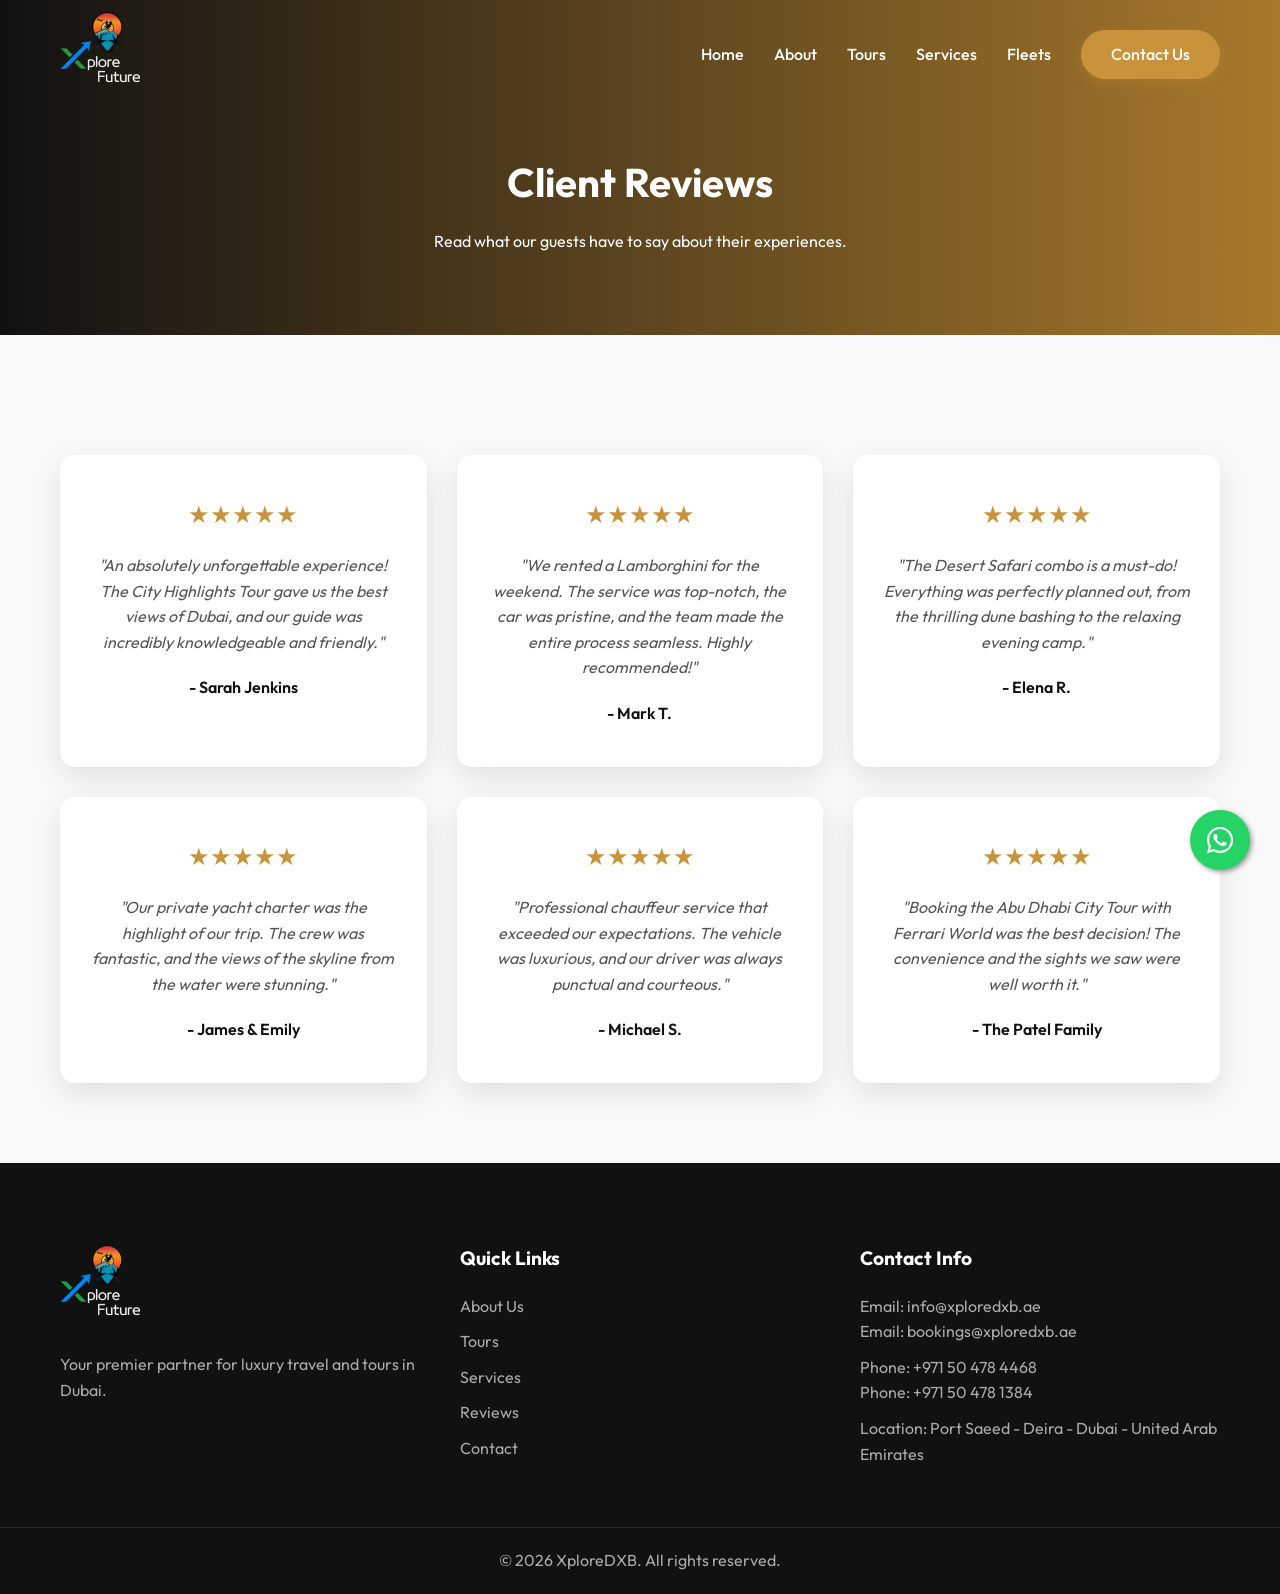
<file: reviews.html>
<!DOCTYPE html>
<html lang="en">
<head>
    <meta charset="UTF-8">
    <meta name="viewport" content="width=device-width, initial-scale=1.0">
    <title>Reviews & Testimonials - XploreDXB</title>
    <meta name="description" content="Read what our clients have to say about their luxury experiences with XploreDXB, Dubai's premier tour operator and chauffeur service.">
    <link href="https://fonts.googleapis.com/css2?family=Outfit:wght@300;400;600;700&display=swap" rel="stylesheet">
    <link rel="stylesheet" href="css/style.css">
    <style>
        .page-header { background: linear-gradient(to right, var(--dark), var(--primary-dark)); padding: 150px 0 80px; text-align: center; color: white; }
    </style>
    <link rel="apple-touch-icon" sizes="180x180" href="assets/apple-touch-icon.png">
    <link rel="icon" type="image/png" sizes="32x32" href="assets/favicon-32x32.png">
    <link rel="icon" type="image/png" sizes="16x16" href="assets/favicon-16x16.png">
    <link rel="manifest" href="assets/site.webmanifest">
    <link rel="shortcut icon" href="assets/favicon.ico">
    <link rel="canonical" href="https://xploredxb.ae/reviews">
</head>
<body>
    <header class="header" id="header">
        <div class="container nav-container">
            <a href="/" class="logo"><img src="assets/logo.png" alt="XploreDXB Logo" style="height: 75px; width: auto; max-height: 100%;"></a>
            <nav class="nav-menu" id="nav-menu">
                <ul class="nav-list">
                    <li><a href="/" class="nav-link">Home</a></li>
                    <li><a href="/about" class="nav-link">About</a></li>
                    <li><a href="/tours" class="nav-link">Tours</a></li>
                    <li><a href="/services" class="nav-link">Services</a></li>
                    <li><a href="/fleets" class="nav-link">Fleets</a></li>
                    <li><a href="/contact" class="nav-link btn-primary">Contact Us</a></li>
                </ul>
            </nav>
            <div class="menu-toggle" id="menu-toggle">
                <div class="bar"></div>
                <div class="bar"></div>
                <div class="bar"></div>
            </div>
        </div>
    </header>

    <main>
        <div class="page-header">
            <div class="container">
                <h1 class="section-title" style="color: white;">Client Reviews</h1>
                <p>Read what our guests have to say about their experiences.</p>
            </div>
        </div>

        <section class="section" style="background-color: #f9f9f9;">
            <div class="container">
                <div class="testimonials-grid">
                    <div class="testimonial-card">
                        <div class="stars">★★★★★</div>
                        <p class="quote">"An absolutely unforgettable experience! The City Highlights Tour gave us the best views of Dubai, and our guide was incredibly knowledgeable and friendly."</p>
                        <h4>- Sarah Jenkins</h4>
                    </div>
                    <div class="testimonial-card">
                        <div class="stars">★★★★★</div>
                        <p class="quote">"We rented a Lamborghini for the weekend. The service was top-notch, the car was pristine, and the team made the entire process seamless. Highly recommended!"</p>
                        <h4>- Mark T.</h4>
                    </div>
                    <div class="testimonial-card">
                        <div class="stars">★★★★★</div>
                        <p class="quote">"The Desert Safari combo is a must-do! Everything was perfectly planned out, from the thrilling dune bashing to the relaxing evening camp."</p>
                        <h4>- Elena R.</h4>
                    </div>
                    <div class="testimonial-card">
                        <div class="stars">★★★★★</div>
                        <p class="quote">"Our private yacht charter was the highlight of our trip. The crew was fantastic, and the views of the skyline from the water were stunning."</p>
                        <h4>- James & Emily</h4>
                    </div>
                    <div class="testimonial-card">
                        <div class="stars">★★★★★</div>
                        <p class="quote">"Professional chauffeur service that exceeded our expectations. The vehicle was luxurious, and our driver was always punctual and courteous."</p>
                        <h4>- Michael S.</h4>
                    </div>
                    <div class="testimonial-card">
                        <div class="stars">★★★★★</div>
                        <p class="quote">"Booking the Abu Dhabi City Tour with Ferrari World was the best decision! The convenience and the sights we saw were well worth it."</p>
                        <h4>- The Patel Family</h4>
                    </div>
                </div>
            </div>
        </section>
    </main>

    <footer class="footer">
        <div class="container footer-content">
            <div class="footer-brand">
                <a href="/" class="logo"><img src="assets/logo.png" alt="XploreDXB Logo" style="height: 75px; width: auto; max-height: 100%;"></a>
                <p>Your premier partner for luxury travel and tours in Dubai.</p>
            </div>
            <div class="footer-links">
                <h4>Quick Links</h4>
                <ul>
                    <li><a href="/about">About Us</a></li>
                    <li><a href="/tours">Tours</a></li>
                    <li><a href="/services">Services</a></li>
                    <li><a href="/reviews">Reviews</a></li>
                    <li><a href="/contact">Contact</a></li>
                </ul>
            </div>
            <div class="footer-contact">
                <h4>Contact Info</h4>
                <p>Email: info@xploredxb.ae<br>Email: bookings@xploredxb.ae</p>
                <p>Phone: +971 50 478 4468<br>Phone: +971 50 478 1384</p>
                <p>Location: Port Saeed - Deira - Dubai - United Arab Emirates</p>
            </div>
        </div>
        <div class="footer-bottom">
            <p>&copy; 2026 XploreDXB. All rights reserved.</p>
        </div>
    </footer>
    <script src="js/main.js"></script>
    <a href="https://wa.me/971504784468" class="whatsapp-float" target="_blank" rel="noopener noreferrer">
        <svg xmlns="http://www.w3.org/2000/svg" viewBox="0 0 448 512" width="30" height="30" fill="currentColor">
            <path d="M380.9 97.1C339 55.1 283.2 32 223.9 32c-122.4 0-222 99.6-222 222 0 39.1 10.2 77.3 29.6 111L0 480l117.7-30.9c32.4 17.7 68.9 27 106.1 27h.1c122.3 0 224.1-99.6 224.1-222 0-59.3-25.2-115-67.1-157zm-157 341.6c-33.2 0-65.7-8.9-94-25.7l-6.7-4-69.8 18.3L72 359.2l-4.4-7c-18.5-29.4-28.2-63.3-28.2-98.2 0-101.7 82.8-184.5 184.6-184.5 49.3 0 95.6 19.2 130.4 54.1 34.8 34.9 56.2 81.2 56.1 130.5 0 101.8-84.9 184.6-186.6 184.6zm101.2-138.2c-5.5-2.8-32.8-16.2-37.9-18-5.1-1.9-8.8-2.8-12.5 2.8-3.7 5.6-14.3 18-17.6 21.8-3.2 3.7-6.5 4.2-12 1.4-32.6-16.3-54-29.1-75.5-66-5.7-9.8 5.7-9.1 16.3-30.3 1.8-3.7 .9-6.9-.5-9.7-1.4-2.8-12.5-30.1-17.1-41.2-4.5-10.8-9.1-9.3-12.5-9.5-3.2-.2-6.9-.2-10.6-.2-3.7 0-9.7 1.4-14.8 6.9-5.1 5.6-19.4 19-19.4 46.3 0 27.3 19.9 53.7 22.6 57.4 2.8 3.7 39.1 59.7 94.8 83.8 35.2 15.2 49 16.5 66.6 13.9 10.7-1.6 32.8-13.4 37.4-26.4 4.6-13 4.6-24.1 3.2-26.4-1.3-2.5-5-3.9-10.5-6.6z"/>
        </svg>
    </a>
</body>
</html>
</file>
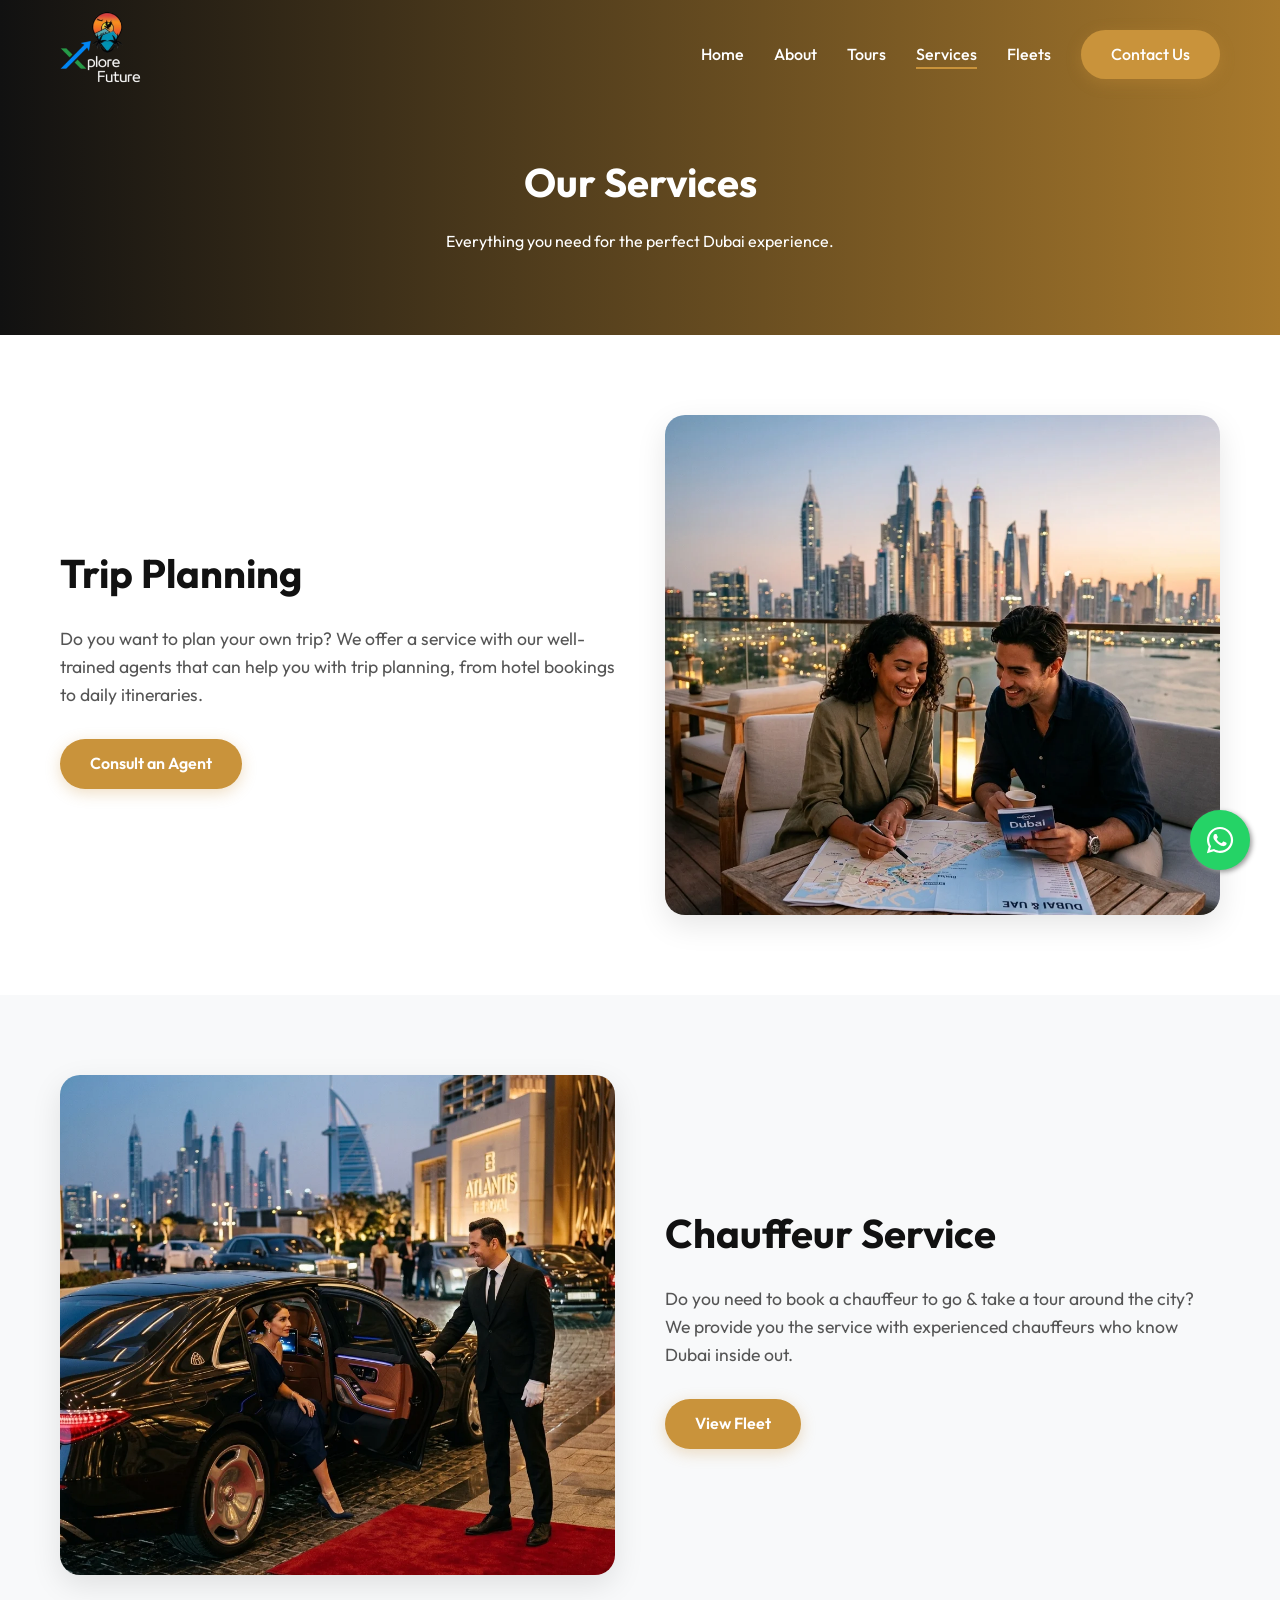
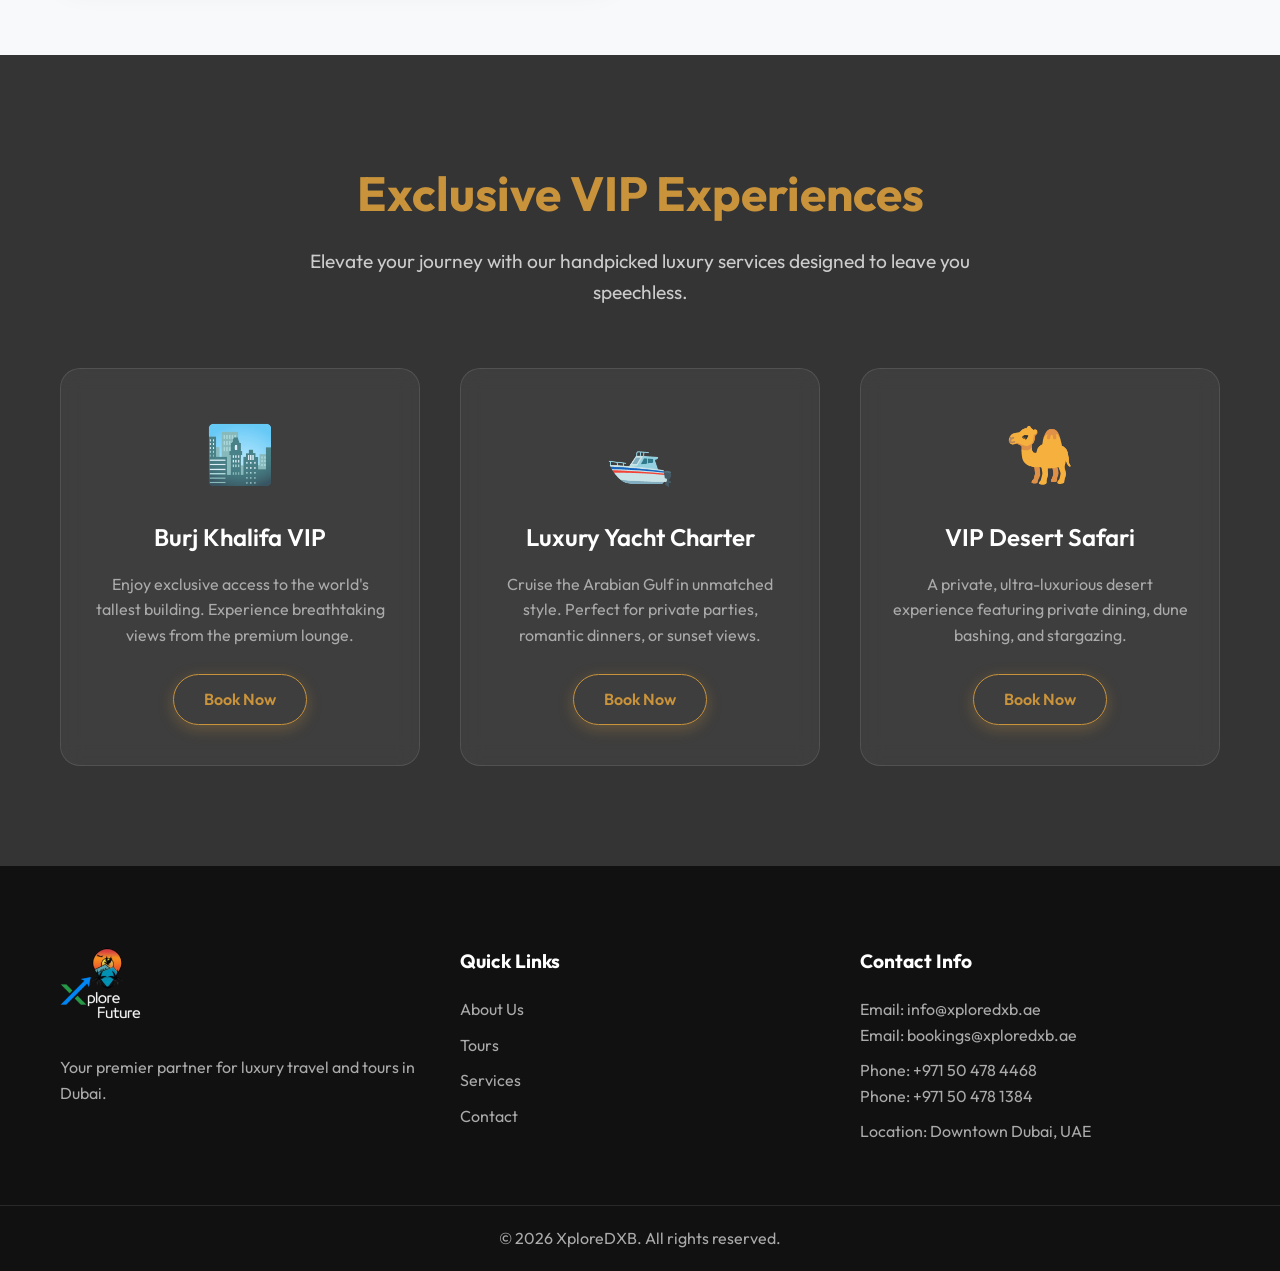
<file: services.html>
<!DOCTYPE html>
<html lang="en">
<head>
    <meta charset="UTF-8">
    <meta name="viewport" content="width=device-width, initial-scale=1.0">
    <title>Luxury Chauffeur & Airport Transfer Services in Dubai | XploreDXB</title>
    <meta name="description" content="Experience VIP travel with XploreDXB's luxury chauffeur services, seamless airport transfers, and point-to-point rides in Dubai.">
    <script type="application/ld+json">
    {
      "@context": "https://schema.org",
      "@type": "Service",
      "serviceType": "Chauffeur Service",
      "provider": {
        "@type": "TravelAgency",
        "name": "XploreDXB"
      },
      "areaServed": "Dubai",
      "description": "Experience VIP travel with XploreDXB's luxury chauffeur services, seamless airport transfers, and point-to-point rides in Dubai."
    }
    </script>
    <link href="https://fonts.googleapis.com/css2?family=Outfit:wght@300;400;600;700&display=swap" rel="stylesheet">
    <link rel="stylesheet" href="css/style.css">
    <style>
        .page-header { background: linear-gradient(to right, var(--dark), var(--primary-dark)); padding: 150px 0 80px; text-align: center; color: white; }
    </style>
    <link rel="apple-touch-icon" sizes="180x180" href="assets/apple-touch-icon.png">
    <link rel="icon" type="image/png" sizes="32x32" href="assets/favicon-32x32.png">
    <link rel="icon" type="image/png" sizes="16x16" href="assets/favicon-16x16.png">
    <link rel="manifest" href="assets/site.webmanifest">
    <link rel="shortcut icon" href="assets/favicon.ico">
    <link rel="canonical" href="https://xploredxb.ae/services">
</head>
<body>
    <header class="header" id="header">
        <div class="container nav-container">
            <a href="/" class="logo"><img src="assets/logo.png" alt="XploreDXB Logo" style="height: 75px; width: auto; max-height: 100%;"></a>
            <nav class="nav-menu" id="nav-menu">
                <ul class="nav-list">
                    <li><a href="/" class="nav-link">Home</a></li>
                    <li><a href="/about" class="nav-link">About</a></li>
                    <li><a href="/tours" class="nav-link">Tours</a></li>
                    <li><a href="/services" class="nav-link active">Services</a></li>
                    <li><a href="/fleets" class="nav-link">Fleets</a></li>
                    <li><a href="/contact" class="nav-link btn-primary">Contact Us</a></li>
                </ul>
            </nav>
        </div>
    </header>

    <main>
        <div class="page-header">
            <div class="container">
                <h1 class="section-title" style="color: white;">Our Services</h1>
                <p>Everything you need for the perfect Dubai experience.</p>
            </div>
        </div>

        <section class="section">
            <div class="container split-layout">
                <div class="split-content">
                    <h2 class="section-title">Trip Planning</h2>
                    <p>Do you want to plan your own trip? We offer a service with our well-trained agents that can help you with trip planning, from hotel bookings to daily itineraries.</p>
                    <a href="/contact" class="btn-primary">Consult an Agent</a>
                </div>
                <div class="split-image" style="background-image: url('assets/images/card_plan.webp'); border-radius: 20px;"></div>
            </div>
        </section>

        <section class="section routes-section">
            <div class="container split-layout">
                <div class="split-image" style="background-image: url('assets/images/card_chauffeur.webp'); border-radius: 20px;"></div>
                <div class="split-content">
                    <h2 class="section-title">Chauffeur Service</h2>
                    <p>Do you need to book a chauffeur to go & take a tour around the city? We provide you the service with experienced chauffeurs who know Dubai inside out.</p>
                    <a href="/fleets" class="btn-primary">View Fleet</a>
                </div>
            </div>
        </section>
        <section class="vip-section">
            <div class="container vip-container">
                <div class="vip-header">
                    <h2 class="section-title">Exclusive VIP Experiences</h2>
                    <p>Elevate your journey with our handpicked luxury services designed to leave you speechless.</p>
                </div>
                <div class="vip-grid">
                    <div class="vip-card">
                        <div class="vip-icon">🏙️</div>
                        <h3>Burj Khalifa VIP</h3>
                        <p>Enjoy exclusive access to the world's tallest building. Experience breathtaking views from the premium lounge.</p>
                        <a href="/contact" class="btn-primary">Book Now</a>
                    </div>
                    <div class="vip-card">
                        <div class="vip-icon">🛥️</div>
                        <h3>Luxury Yacht Charter</h3>
                        <p>Cruise the Arabian Gulf in unmatched style. Perfect for private parties, romantic dinners, or sunset views.</p>
                        <a href="/contact" class="btn-primary">Book Now</a>
                    </div>
                    <div class="vip-card">
                        <div class="vip-icon">🐪</div>
                        <h3>VIP Desert Safari</h3>
                        <p>A private, ultra-luxurious desert experience featuring private dining, dune bashing, and stargazing.</p>
                        <a href="/contact" class="btn-primary">Book Now</a>
                    </div>
                </div>
            </div>
        </section>
    </main>

    <footer class="footer">
        <div class="container footer-content">
            <div class="footer-brand">
                <a href="/" class="logo"><img src="assets/logo.png" alt="XploreDXB Logo" style="height: 75px; width: auto; max-height: 100%;"></a>
                <p>Your premier partner for luxury travel and tours in Dubai.</p>
            </div>
            <div class="footer-links">
                <h4>Quick Links</h4>
                <ul>
                    <li><a href="/about">About Us</a></li>
                    <li><a href="/tours">Tours</a></li>
                    <li><a href="/services">Services</a></li>
                    <li><a href="/contact">Contact</a></li>
                </ul>
            </div>
            <div class="footer-contact">
                <h4>Contact Info</h4>
                <p>Email: info@xploredxb.ae<br>Email: bookings@xploredxb.ae</p>
                <p>Phone: +971 50 478 4468<br>Phone: +971 50 478 1384</p>
                <p>Location: Downtown Dubai, UAE</p>
            </div>
        </div>
        <div class="footer-bottom">
            <p>&copy; 2026 XploreDXB. All rights reserved.</p>
        </div>
    </footer>
    <script src="js/main.js"></script>
    <a href="https://wa.me/971504784468" class="whatsapp-float" target="_blank" rel="noopener noreferrer">
        <svg xmlns="http://www.w3.org/2000/svg" viewBox="0 0 448 512" width="30" height="30" fill="currentColor">
            <path d="M380.9 97.1C339 55.1 283.2 32 223.9 32c-122.4 0-222 99.6-222 222 0 39.1 10.2 77.3 29.6 111L0 480l117.7-30.9c32.4 17.7 68.9 27 106.1 27h.1c122.3 0 224.1-99.6 224.1-222 0-59.3-25.2-115-67.1-157zm-157 341.6c-33.2 0-65.7-8.9-94-25.7l-6.7-4-69.8 18.3L72 359.2l-4.4-7c-18.5-29.4-28.2-63.3-28.2-98.2 0-101.7 82.8-184.5 184.6-184.5 49.3 0 95.6 19.2 130.4 54.1 34.8 34.9 56.2 81.2 56.1 130.5 0 101.8-84.9 184.6-186.6 184.6zm101.2-138.2c-5.5-2.8-32.8-16.2-37.9-18-5.1-1.9-8.8-2.8-12.5 2.8-3.7 5.6-14.3 18-17.6 21.8-3.2 3.7-6.5 4.2-12 1.4-32.6-16.3-54-29.1-75.5-66-5.7-9.8 5.7-9.1 16.3-30.3 1.8-3.7 .9-6.9-.5-9.7-1.4-2.8-12.5-30.1-17.1-41.2-4.5-10.8-9.1-9.3-12.5-9.5-3.2-.2-6.9-.2-10.6-.2-3.7 0-9.7 1.4-14.8 6.9-5.1 5.6-19.4 19-19.4 46.3 0 27.3 19.9 53.7 22.6 57.4 2.8 3.7 39.1 59.7 94.8 83.8 35.2 15.2 49 16.5 66.6 13.9 10.7-1.6 32.8-13.4 37.4-26.4 4.6-13 4.6-24.1 3.2-26.4-1.3-2.5-5-3.9-10.5-6.6z"/>
        </svg>
    </a>
</body>
</html>
</file>
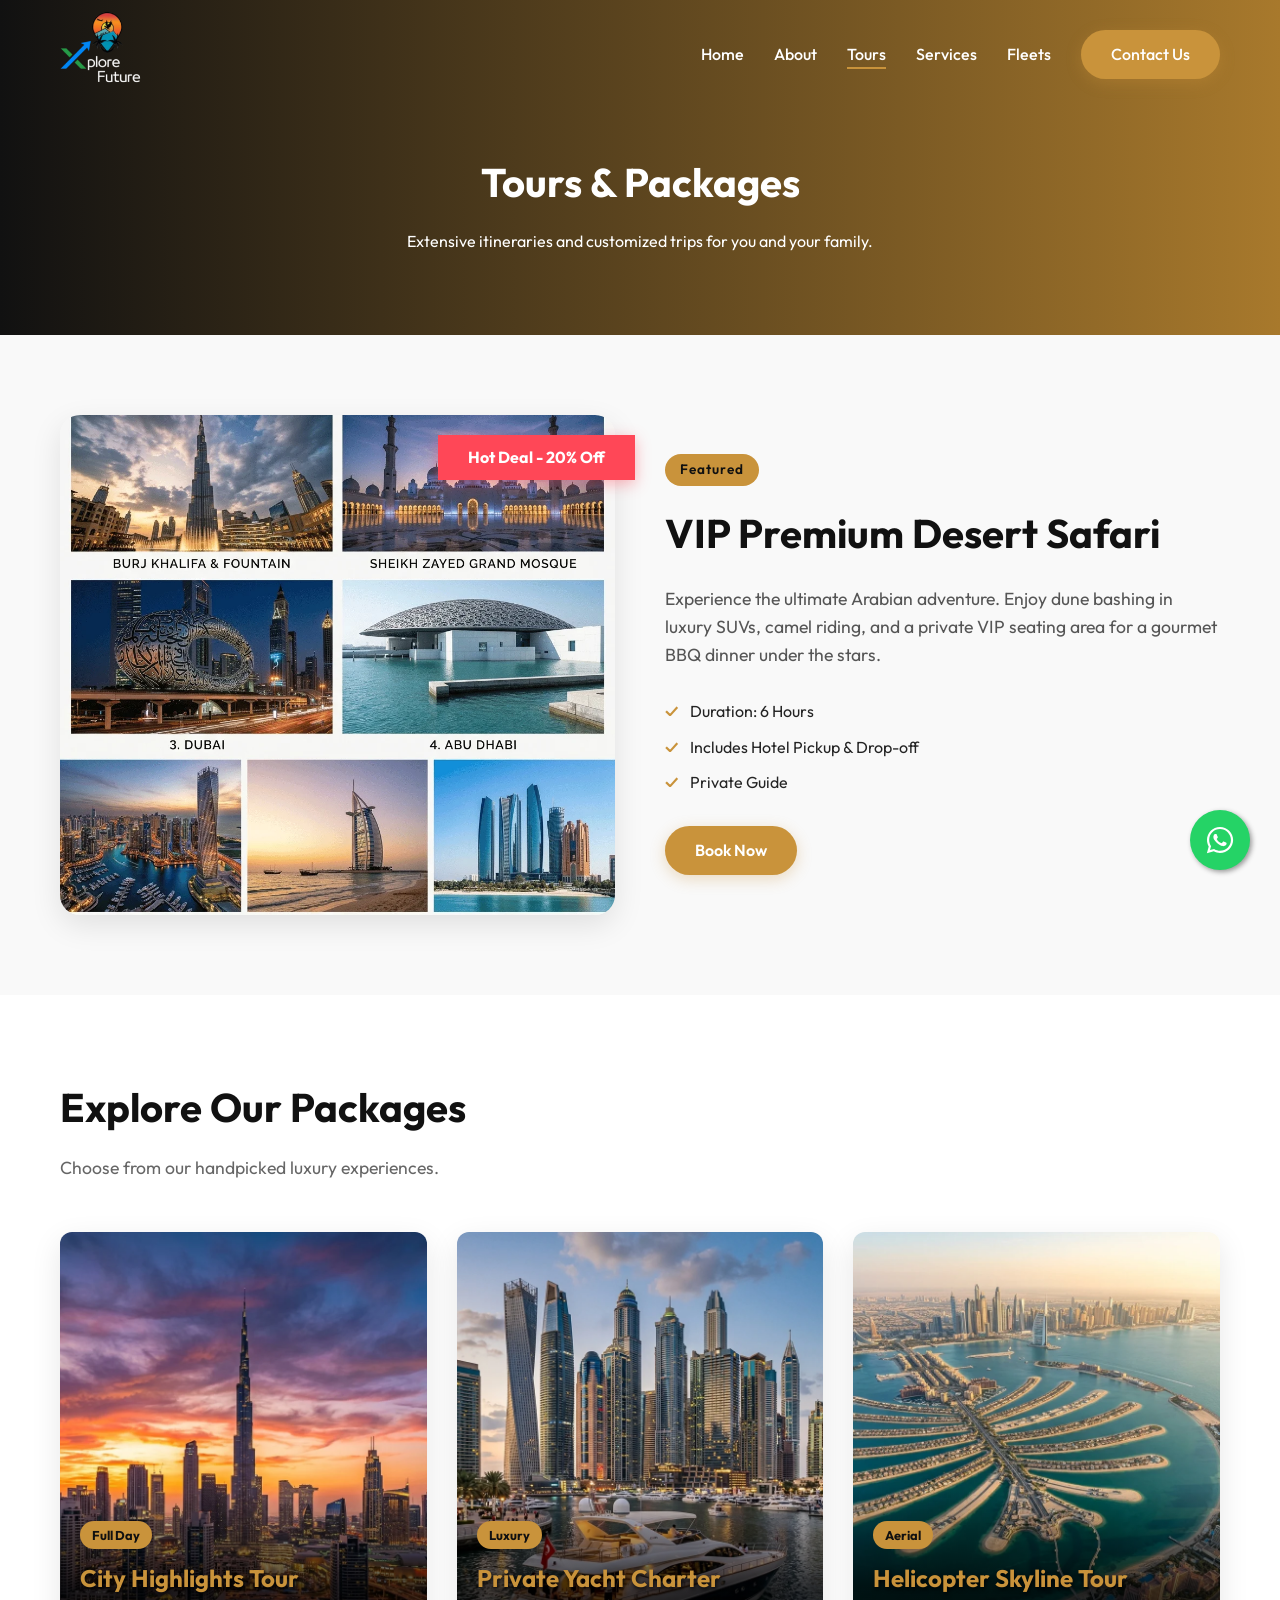
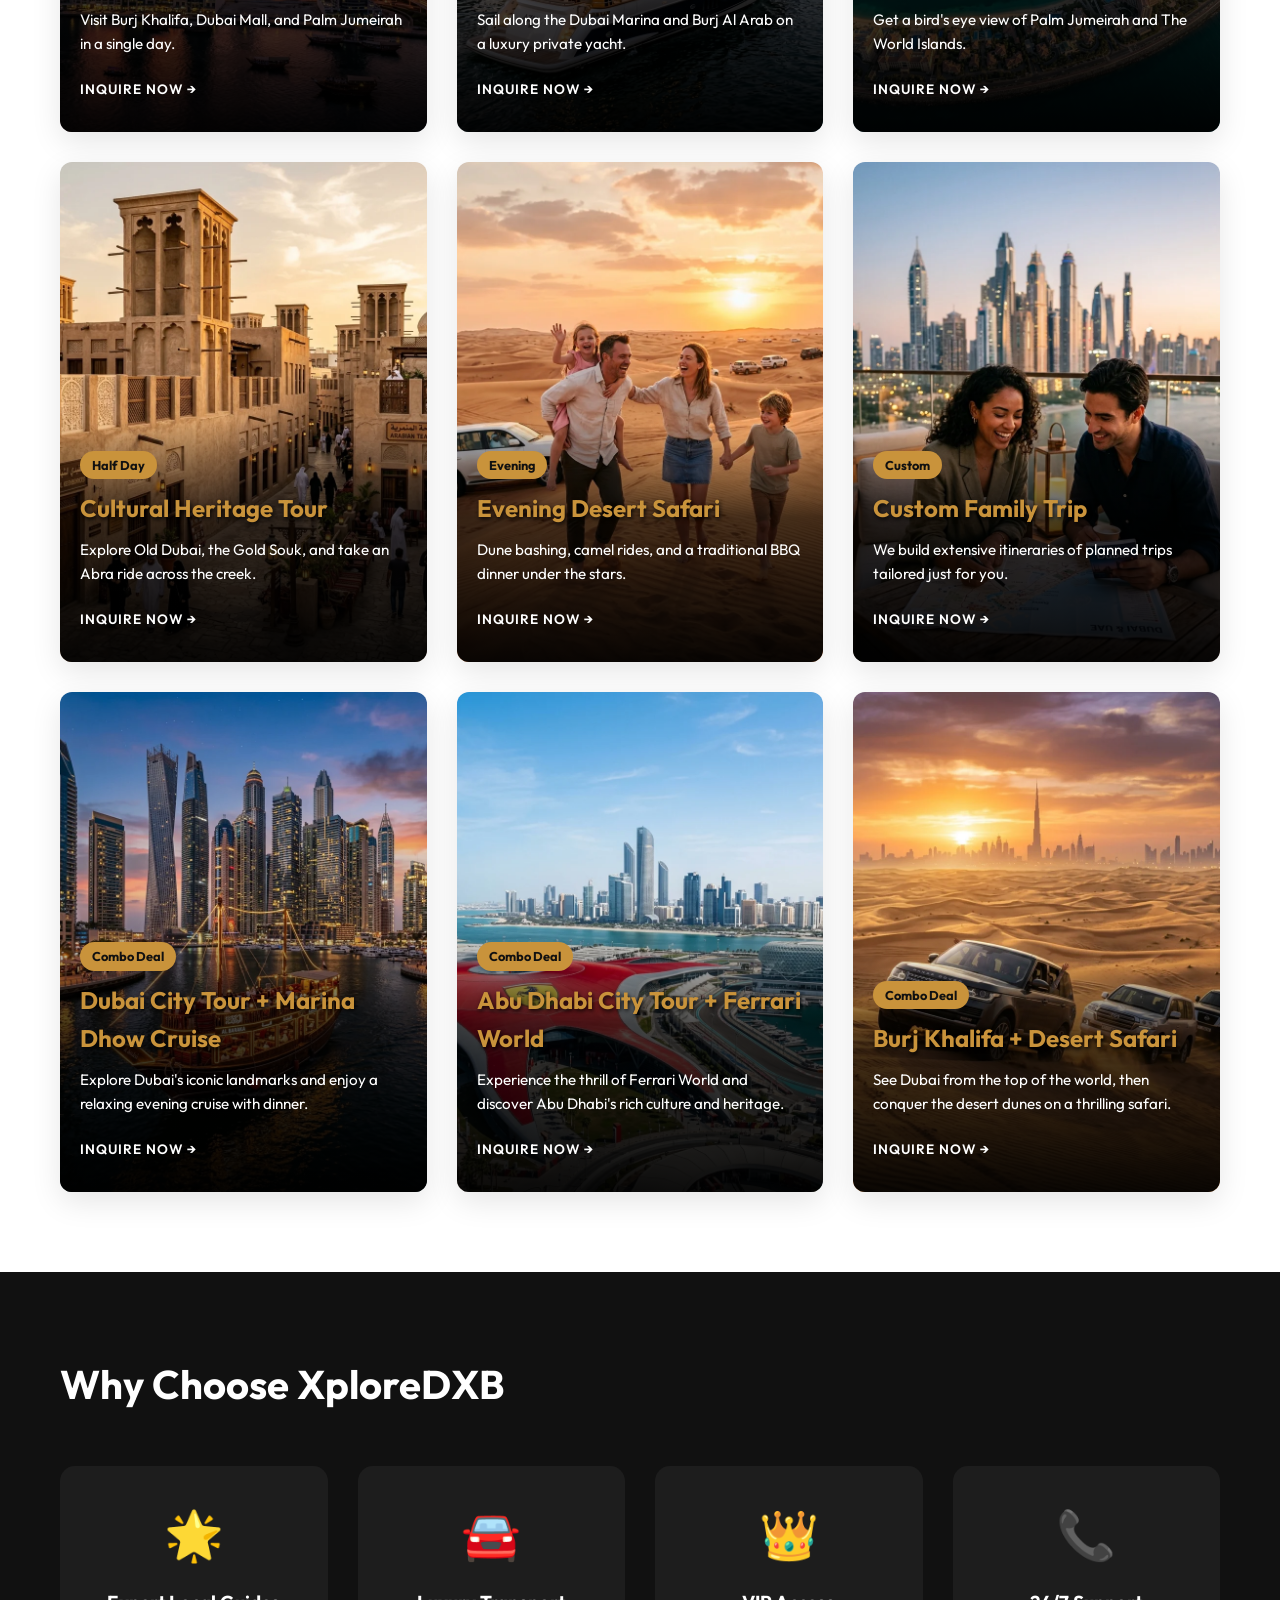
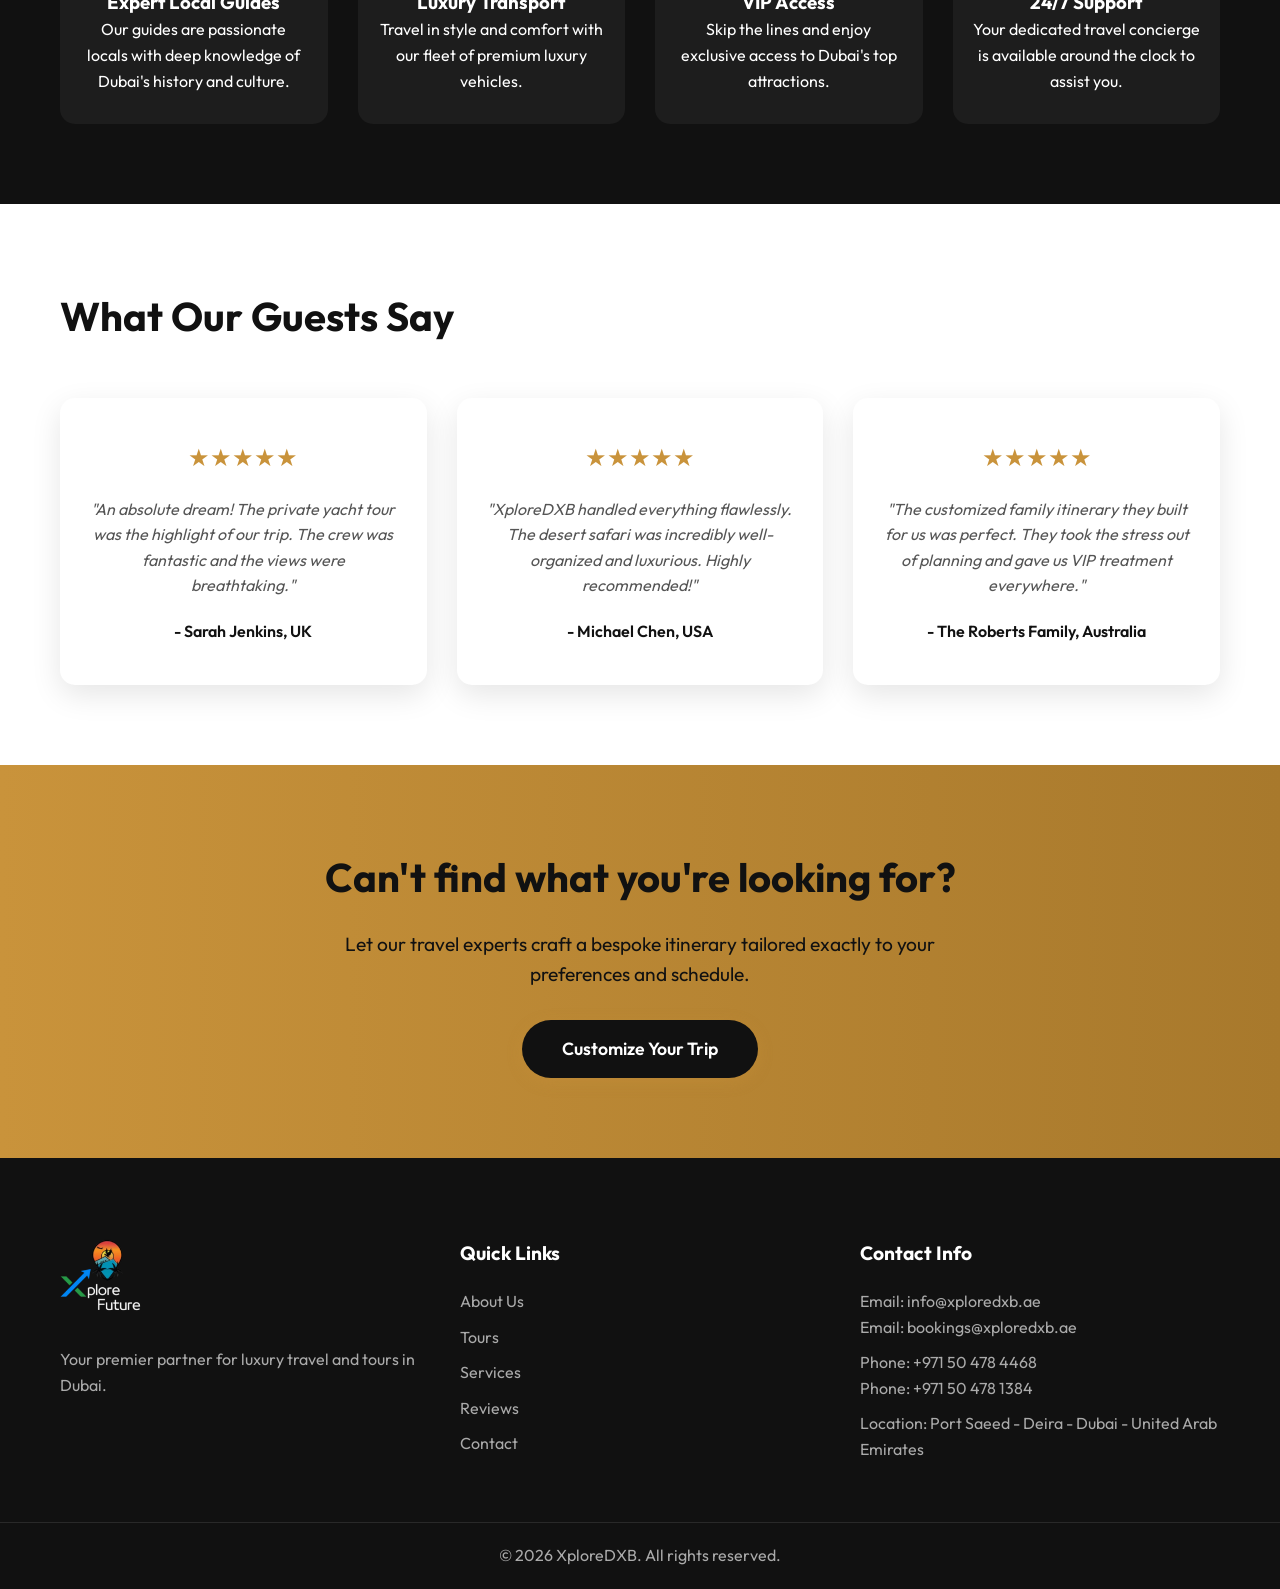
<file: tours.html>
<!DOCTYPE html>
<html lang="en">
<head>
    <meta charset="UTF-8">
    <meta name="viewport" content="width=device-width, initial-scale=1.0">
    <title>Dubai City Tours & Desert Safaris | XploreDXB Packages</title>
    <meta name="description" content="Explore our exclusive Dubai tour packages including Half-Day City Tours, Full-Day Abu Dhabi Tours, and thrilling Desert Safaris with XploreDXB.">
    <script type="application/ld+json">
    {
      "@context": "https://schema.org",
      "@type": "CollectionPage",
      "mainEntityOfPage": {
        "@type": "WebPage",
        "@id": "https://www.xploredxb.ae/tours.html"
      },
      "name": "Dubai Tours & Packages",
      "description": "Explore our exclusive Dubai tour packages including Half-Day City Tours, Full-Day Abu Dhabi Tours, and thrilling Desert Safaris with XploreDXB."
    }
    </script>
    <link href="https://fonts.googleapis.com/css2?family=Outfit:wght@300;400;600;700&display=swap" rel="stylesheet">
    <link rel="stylesheet" href="css/style.css">
    <style>
        .page-header { background: linear-gradient(to right, var(--dark), var(--primary-dark)); padding: 150px 0 80px; text-align: center; color: white; }
    </style>
    <link rel="apple-touch-icon" sizes="180x180" href="assets/apple-touch-icon.png">
    <link rel="icon" type="image/png" sizes="32x32" href="assets/favicon-32x32.png">
    <link rel="icon" type="image/png" sizes="16x16" href="assets/favicon-16x16.png">
    <link rel="manifest" href="assets/site.webmanifest">
    <link rel="shortcut icon" href="assets/favicon.ico">
    <link rel="canonical" href="https://xploredxb.ae/tours">
</head>
<body>
    <header class="header" id="header">
        <div class="container nav-container">
            <a href="/" class="logo"><img src="assets/logo.png" alt="XploreDXB Logo" style="height: 75px; width: auto; max-height: 100%;"></a>
            <nav class="nav-menu" id="nav-menu">
                <ul class="nav-list">
                    <li><a href="/" class="nav-link">Home</a></li>
                    <li><a href="/about" class="nav-link">About</a></li>
                    <li><a href="/tours" class="nav-link active">Tours</a></li>
                    <li><a href="/services" class="nav-link">Services</a></li>
                    <li><a href="/fleets" class="nav-link">Fleets</a></li>
                    <li><a href="/contact" class="nav-link btn-primary">Contact Us</a></li>
                </ul>
            </nav>
            <div class="menu-toggle" id="menu-toggle">
                <div class="bar"></div>
                <div class="bar"></div>
                <div class="bar"></div>
            </div>
        </div>
    </header>

    <main>
        <div class="page-header">
            <div class="container">
                <h1 class="section-title" style="color: white;">Tours & Packages</h1>
                <p>Extensive itineraries and customized trips for you and your family.</p>
            </div>
        </div>

        <!-- Featured Hot Deal -->
        <section class="section" style="background-color: #f9f9f9;">
            <div class="container split-layout">
                <div class="split-image" style="background-image: url('assets/images/city_tour.webp'); border-radius: 20px; position: relative;">
                    <div class="deal-badge">Hot Deal - 20% Off</div>
                </div>
                <div class="split-content">
                    <span class="pill-tag" style="background: var(--primary); color: var(--dark);">Featured</span>
                    <h2 class="section-title" style="margin-top: 15px;">VIP Premium Desert Safari</h2>
                    <p>Experience the ultimate Arabian adventure. Enjoy dune bashing in luxury SUVs, camel riding, and a private VIP seating area for a gourmet BBQ dinner under the stars.</p>
                    <ul class="feature-list">
                        <li>Duration: 6 Hours</li>
                        <li>Includes Hotel Pickup & Drop-off</li>
                        <li>Private Guide</li>
                    </ul>
                    <div style="margin-top: 30px; display: flex; align-items: center; flex-wrap: wrap; gap: 20px;">
                        <a href="/contact" class="btn-primary">Book Now</a>
                    </div>
                </div>
            </div>
        </section>

        <!-- Expanded Tour Catalog -->
        <section class="section">
            <div class="container">
                <div class="section-header">
                    <h2 class="section-title">Explore Our Packages</h2>
                    <p class="section-subtitle" style="margin: 0;">Choose from our handpicked luxury experiences.</p>
                </div>
                <div class="cards-grid">
                    <div class="route-card" style="background-image: url('assets/images/hero_dubai.webp');">
                        <div class="card-overlay">
                            <span class="tour-badge">Full Day</span>
                            <h3>City Highlights Tour</h3>
                            <p>Visit Burj Khalifa, Dubai Mall, and Palm Jumeirah in a single day.</p>
                            <a href="/contact" class="card-link">Inquire Now &rarr;</a>
                        </div>
                    </div>
                    <div class="route-card" style="background-image: url('assets/images/tour_yacht.webp');">
                        <div class="card-overlay">
                            <span class="tour-badge">Luxury</span>
                            <h3>Private Yacht Charter</h3>
                            <p>Sail along the Dubai Marina and Burj Al Arab on a luxury private yacht.</p>
                            <a href="/contact" class="card-link">Inquire Now &rarr;</a>
                        </div>
                    </div>
                    <div class="route-card" style="background-image: url('assets/images/tour_heli.webp');">
                        <div class="card-overlay">
                            <span class="tour-badge">Aerial</span>
                            <h3>Helicopter Skyline Tour</h3>
                            <p>Get a bird's eye view of Palm Jumeirah and The World Islands.</p>
                            <a href="/contact" class="card-link">Inquire Now &rarr;</a>
                        </div>
                    </div>
                    <div class="route-card" style="background-image: url('assets/images/tour_cultural.webp');">
                        <div class="card-overlay">
                            <span class="tour-badge">Half Day</span>
                            <h3>Cultural Heritage Tour</h3>
                            <p>Explore Old Dubai, the Gold Souk, and take an Abra ride across the creek.</p>
                            <a href="/contact" class="card-link">Inquire Now &rarr;</a>
                        </div>
                    </div>
                    <div class="route-card" style="background-image: url('assets/images/card_customize.webp');">
                        <div class="card-overlay">
                            <span class="tour-badge">Evening</span>
                            <h3>Evening Desert Safari</h3>
                            <p>Dune bashing, camel rides, and a traditional BBQ dinner under the stars.</p>
                            <a href="/contact" class="card-link">Inquire Now &rarr;</a>
                        </div>
                    </div>
                    <div class="route-card" style="background-image: url('assets/images/card_plan.webp');">
                        <div class="card-overlay">
                            <span class="tour-badge">Custom</span>
                            <h3>Custom Family Trip</h3>
                            <p>We build extensive itineraries of planned trips tailored just for you.</p>
                            <a href="/contact" class="card-link">Inquire Now &rarr;</a>
                        </div>
                    </div>
                    <!-- New Combos -->
                    <div class="route-card" style="background-image: url('assets/images/dhow_cruise.webp');">
                        <div class="card-overlay">
                            <span class="tour-badge" style="background: var(--primary); color: var(--dark);">Combo Deal</span>
                            <h3>Dubai City Tour + Marina Dhow Cruise</h3>
                            <p>Explore Dubai's iconic landmarks and enjoy a relaxing evening cruise with dinner.</p>
                            <a href="/contact" class="card-link">Inquire Now &rarr;</a>
                        </div>
                    </div>
                    <div class="route-card" style="background-image: url('assets/images/ferrari_world.webp');">
                        <div class="card-overlay">
                            <span class="tour-badge" style="background: var(--primary); color: var(--dark);">Combo Deal</span>
                            <h3>Abu Dhabi City Tour + Ferrari World</h3>
                            <p>Experience the thrill of Ferrari World and discover Abu Dhabi's rich culture and heritage.</p>
                            <a href="/contact" class="card-link">Inquire Now &rarr;</a>
                        </div>
                    </div>
                    <div class="route-card" style="background-image: url('assets/images/burj_safari.webp');">
                        <div class="card-overlay">
                            <span class="tour-badge" style="background: var(--primary); color: var(--dark);">Combo Deal</span>
                            <h3>Burj Khalifa + Desert Safari</h3>
                            <p>See Dubai from the top of the world, then conquer the desert dunes on a thrilling safari.</p>
                            <a href="/contact" class="card-link">Inquire Now &rarr;</a>
                        </div>
                    </div>
                </div>
            </div>
        </section>

        <!-- Why Choose Us -->
        <section class="section" style="background-color: var(--dark); color: var(--white);">
            <div class="container">
                <div class="section-header">
                    <h2 class="section-title" style="color: var(--white);">Why Choose XploreDXB</h2>
                </div>
                <div class="features-grid">
                    <div class="feature-box">
                        <div class="feature-icon">🌟</div>
                        <h3>Expert Local Guides</h3>
                        <p>Our guides are passionate locals with deep knowledge of Dubai's history and culture.</p>
                    </div>
                    <div class="feature-box">
                        <div class="feature-icon">🚘</div>
                        <h3>Luxury Transport</h3>
                        <p>Travel in style and comfort with our fleet of premium luxury vehicles.</p>
                    </div>
                    <div class="feature-box">
                        <div class="feature-icon">👑</div>
                        <h3>VIP Access</h3>
                        <p>Skip the lines and enjoy exclusive access to Dubai's top attractions.</p>
                    </div>
                    <div class="feature-box">
                        <div class="feature-icon">📞</div>
                        <h3>24/7 Support</h3>
                        <p>Your dedicated travel concierge is available around the clock to assist you.</p>
                    </div>
                </div>
            </div>
        </section>

        <!-- Testimonials -->
        <section class="section">
            <div class="container">
                <div class="section-header">
                    <h2 class="section-title">What Our Guests Say</h2>
                </div>
                <div class="testimonials-grid">
                    <div class="testimonial-card">
                        <div class="stars">★★★★★</div>
                        <p class="quote">"An absolute dream! The private yacht tour was the highlight of our trip. The crew was fantastic and the views were breathtaking."</p>
                        <h4>- Sarah Jenkins, UK</h4>
                    </div>
                    <div class="testimonial-card">
                        <div class="stars">★★★★★</div>
                        <p class="quote">"XploreDXB handled everything flawlessly. The desert safari was incredibly well-organized and luxurious. Highly recommended!"</p>
                        <h4>- Michael Chen, USA</h4>
                    </div>
                    <div class="testimonial-card">
                        <div class="stars">★★★★★</div>
                        <p class="quote">"The customized family itinerary they built for us was perfect. They took the stress out of planning and gave us VIP treatment everywhere."</p>
                        <h4>- The Roberts Family, Australia</h4>
                    </div>
                </div>
            </div>
        </section>

        <!-- Final CTA -->
        <section class="section" style="background: linear-gradient(to right, var(--primary), var(--primary-dark)); color: var(--dark); text-align: center;">
            <div class="container">
                <h2 style="font-size: 2.5rem; margin-bottom: 20px;">Can't find what you're looking for?</h2>
                <p style="font-size: 1.2rem; margin-bottom: 30px; max-width: 600px; margin-left: auto; margin-right: auto;">Let our travel experts craft a bespoke itinerary tailored exactly to your preferences and schedule.</p>
                <a href="/contact" class="btn-primary" style="background: var(--dark); color: var(--white); font-size: 1.1rem; padding: 15px 40px;">Customize Your Trip</a>
            </div>
        </section>
    </main>

    <footer class="footer">
        <div class="container footer-content">
            <div class="footer-brand">
                <a href="/" class="logo"><img src="assets/logo.png" alt="XploreDXB Logo" style="height: 75px; width: auto; max-height: 100%;"></a>
                <p>Your premier partner for luxury travel and tours in Dubai.</p>
            </div>
            <div class="footer-links">
                <h4>Quick Links</h4>
                <ul>
                    <li><a href="/about">About Us</a></li>
                    <li><a href="/tours">Tours</a></li>
                    <li><a href="/services">Services</a></li>
                    <li><a href="/reviews">Reviews</a></li>
                    <li><a href="/contact">Contact</a></li>
                </ul>
            </div>
            <div class="footer-contact">
                <h4>Contact Info</h4>
                <p>Email: info@xploredxb.ae<br>Email: bookings@xploredxb.ae</p>
                <p>Phone: +971 50 478 4468<br>Phone: +971 50 478 1384</p>
                <p>Location: Port Saeed - Deira - Dubai - United Arab Emirates</p>
            </div>
        </div>
        <div class="footer-bottom">
            <p>&copy; 2026 XploreDXB. All rights reserved.</p>
        </div>
    </footer>
    <script src="js/main.js"></script>
    <a href="https://wa.me/971504784468" class="whatsapp-float" target="_blank" rel="noopener noreferrer">
        <svg xmlns="http://www.w3.org/2000/svg" viewBox="0 0 448 512" width="30" height="30" fill="currentColor">
            <path d="M380.9 97.1C339 55.1 283.2 32 223.9 32c-122.4 0-222 99.6-222 222 0 39.1 10.2 77.3 29.6 111L0 480l117.7-30.9c32.4 17.7 68.9 27 106.1 27h.1c122.3 0 224.1-99.6 224.1-222 0-59.3-25.2-115-67.1-157zm-157 341.6c-33.2 0-65.7-8.9-94-25.7l-6.7-4-69.8 18.3L72 359.2l-4.4-7c-18.5-29.4-28.2-63.3-28.2-98.2 0-101.7 82.8-184.5 184.6-184.5 49.3 0 95.6 19.2 130.4 54.1 34.8 34.9 56.2 81.2 56.1 130.5 0 101.8-84.9 184.6-186.6 184.6zm101.2-138.2c-5.5-2.8-32.8-16.2-37.9-18-5.1-1.9-8.8-2.8-12.5 2.8-3.7 5.6-14.3 18-17.6 21.8-3.2 3.7-6.5 4.2-12 1.4-32.6-16.3-54-29.1-75.5-66-5.7-9.8 5.7-9.1 16.3-30.3 1.8-3.7 .9-6.9-.5-9.7-1.4-2.8-12.5-30.1-17.1-41.2-4.5-10.8-9.1-9.3-12.5-9.5-3.2-.2-6.9-.2-10.6-.2-3.7 0-9.7 1.4-14.8 6.9-5.1 5.6-19.4 19-19.4 46.3 0 27.3 19.9 53.7 22.6 57.4 2.8 3.7 39.1 59.7 94.8 83.8 35.2 15.2 49 16.5 66.6 13.9 10.7-1.6 32.8-13.4 37.4-26.4 4.6-13 4.6-24.1 3.2-26.4-1.3-2.5-5-3.9-10.5-6.6z"/>
        </svg>
    </a>
</body>
</html>
</file>
<file: css/style.css>
/* CSS Variables for Theming */
:root {
    --primary: #c9933b; /* Premium Gold */
    --primary-dark: #a8792c;
    --secondary: #242424; /* Dark gray for text */
    --light: #f8f9fa;
    --dark: #111111; /* Very dark for background elements */
    --white: #ffffff;
    --transition: all 0.3s ease;
    --shadow: 0 10px 30px rgba(0, 0, 0, 0.1);
    --border-radius: 12px;
}

/* Reset & Global */
* {
    margin: 0;
    padding: 0;
    box-sizing: border-box;
}

body {
    font-family: 'Outfit', sans-serif;
    color: var(--secondary);
    background-color: var(--white);
    line-height: 1.6;
    overflow-x: hidden;
}

a {
    text-decoration: none;
    color: inherit;
    transition: var(--transition);
}

ul {
    list-style: none;
}

.container {
    width: 100%;
    max-width: 1200px;
    margin: 0 auto;
    padding: 0 20px;
}

.section {
    padding: 80px 0;
}

.section-header {
    text-align: left;
    margin-bottom: 50px;
}

.section-title {
    font-size: 2.5rem;
    font-weight: 700;
    margin-bottom: 15px;
    color: var(--dark);
}

.section-subtitle {
    font-size: 1.1rem;
    color: #666;
    max-width: 600px;
    margin: 0;
}

/* Buttons */
.btn-primary, .btn-secondary {
    display: inline-block;
    padding: 12px 30px;
    border-radius: 30px;
    font-weight: 600;
    cursor: pointer;
    transition: var(--transition);
    border: none;
    text-align: center;
}

.btn-primary {
    background-color: var(--primary);
    color: var(--white) !important;
    box-shadow: 0 4px 15px rgba(201, 147, 59, 0.3);
}

.btn-primary:hover {
    background-color: var(--primary-dark);
    transform: translateY(-3px);
    box-shadow: 0 8px 20px rgba(201, 147, 59, 0.4);
}

.btn-secondary {
    background-color: transparent;
    color: var(--white);
    border: 2px solid var(--white);
}

.btn-secondary:hover {
    background-color: var(--white);
    color: var(--dark);
}

/* Header & Nav */
.header {
    position: absolute;
    top: 0;
    left: 0;
    width: 100%;
    z-index: 1000;
    padding: 10px 0;
    background: transparent;
}



.nav-container {
    display: flex;
    justify-content: space-between;
    align-items: center;
}

.logo {
    font-size: 2rem;
    font-weight: 700;
    color: var(--white);
    letter-spacing: 1px;
}

.logo span {
    color: var(--primary);
}

.nav-menu {
    display: flex;
}

.nav-list {
    display: flex;
    align-items: center;
    gap: 30px;
}

.nav-link {
    color: var(--white);
    font-weight: 500;
    position: relative;
}

.nav-link::after {
    content: '';
    position: absolute;
    bottom: -5px;
    left: 0;
    width: 0;
    height: 2px;
    background-color: var(--primary);
    transition: var(--transition);
}

.nav-link:hover::after, .nav-link.active::after {
    width: 100%;
}

.nav-link.btn-primary::after {
    display: none;
}

.menu-toggle {
    display: none;
    flex-direction: column;
    gap: 5px;
    cursor: pointer;
}

.menu-toggle .bar {
    width: 25px;
    height: 3px;
    background-color: var(--white);
    transition: var(--transition);
}

.header.scrolled .menu-toggle .bar {
    background-color: var(--dark);
}

/* Hero Section */
.hero {
    height: 100vh;
    min-height: 600px;
    background-image: url('../assets/images/hero_dubai.webp');
    background-size: cover;
    background-repeat: no-repeat;
    background-position: 0% 50%;
    position: relative;
    display: flex;
    align-items: center;
    overflow: hidden;
    animation: panBg 25s infinite alternate linear;
}

@keyframes panBg {
    0% { background-position: 0% 50%; }
    100% { background-position: 100% 50%; }
}

.hero-overlay {
    position: absolute;
    top: 0; left: 0; right: 0; bottom: 0;
    background: linear-gradient(to right, rgba(0,0,0,0.8) 0%, rgba(0,0,0,0.3) 100%);
    z-index: 1;
}

.hero-content {
    position: relative;
    z-index: 2;
    color: var(--white);
    max-width: 800px;
    text-align: left;
    animation: fadeInUp 1s ease forwards;
}

.hero-title {
    font-size: 4.5rem;
    font-weight: 700;
    line-height: 1.1;
    margin-bottom: 20px;
}

.hero-title span {
    color: var(--primary);
}

.hero-subtitle {
    font-size: 1.3rem;
    margin-bottom: 40px;
    opacity: 0.9;
}

.hero-actions {
    display: flex;
    gap: 20px;
    justify-content: flex-start;
}

/* Best Routes Section */
.routes-section {
    background-color: var(--light);
}

.cards-grid {
    display: grid;
    grid-template-columns: repeat(auto-fit, minmax(300px, 1fr));
    gap: 30px;
}

.route-card {
    height: 500px;
    border-radius: var(--border-radius);
    overflow: hidden;
    position: relative;
    background-size: cover;
    background-position: center;
    box-shadow: var(--shadow);
    transition: var(--transition);
    cursor: pointer;
}

.route-card:hover {
    transform: translateY(-10px);
}

.card-overlay {
    position: absolute;
    bottom: 0;
    left: 0;
    right: 0;
    background: linear-gradient(to top, rgba(0,0,0,0.95) 0%, rgba(0,0,0,0.7) 60%, transparent 100%);
    padding: 30px 20px;
    color: var(--white);
    transition: var(--transition);
}

.card-overlay h3 {
    font-size: 1.5rem;
    margin-bottom: 10px;
    color: var(--primary);
    text-shadow: 1px 2px 4px rgba(0,0,0,0.9);
}

.card-overlay p {
    font-size: 0.95rem;
    margin-bottom: 20px;
}

.card-link {
    color: var(--white);
    font-weight: 600;
    text-transform: uppercase;
    font-size: 0.85rem;
    letter-spacing: 1px;
}

.card-link:hover {
    color: var(--primary);
}

/* Split Layout (About Snippet) */
.split-layout {
    display: grid;
    grid-template-columns: 1fr 1fr;
    gap: 50px;
    align-items: center;
}

.split-content h2 {
    font-size: 2.5rem;
    margin-bottom: 20px;
    color: var(--dark);
}

.split-content p {
    margin-bottom: 30px;
    color: #555;
    font-size: 1.1rem;
}

.split-image {
    height: 500px;
    background-size: cover;
    background-position: center;
    box-shadow: var(--shadow);
}

/* CTA Section */
.cta-section {
    background: linear-gradient(135deg, var(--primary), var(--primary-dark));
    color: var(--white);
    text-align: center;
    padding: 100px 20px;
}

.cta-container h2 {
    font-size: 3rem;
    margin-bottom: 20px;
}

.cta-container p {
    font-size: 1.2rem;
    margin-bottom: 40px;
}

/* Footer */
.footer {
    background-color: var(--dark);
    color: #aaa;
    padding: 80px 0 20px;
}

.footer-content {
    display: grid;
    grid-template-columns: repeat(auto-fit, minmax(250px, 1fr));
    gap: 40px;
    margin-bottom: 50px;
}

.footer-brand .logo {
    display: block;
    margin-bottom: 20px;
}

.footer h4 {
    color: var(--white);
    margin-bottom: 20px;
    font-size: 1.2rem;
}

.footer-links ul li {
    margin-bottom: 10px;
}

.footer-links a:hover {
    color: var(--primary);
    padding-left: 5px;
}

.footer-contact p {
    margin-bottom: 10px;
}

.footer-bottom {
    text-align: center;
    padding-top: 20px;
    border-top: 1px solid rgba(255,255,255,0.1);
}

/* Animations */
@keyframes fadeInUp {
    from {
        opacity: 0;
        transform: translateY(30px);
    }
    to {
        opacity: 1;
        transform: translateY(0);
    }
}

/* City Tour Section */
.city-tour-section {
    position: relative;
    background-image: url('../assets/images/hero_dubai.webp');
    background-size: cover;
    background-position: center;
    background-attachment: fixed;
    padding: 100px 0;
}

.city-tour-overlay {
    position: absolute;
    top: 0; left: 0; right: 0; bottom: 0;
    background: linear-gradient(to right, rgba(0, 30, 30, 0.95), rgba(0, 150, 150, 0.85));
    z-index: 1;
}

.city-tour-text {
    padding-right: 40px;
}

.city-tour-text .section-title {
    margin-top: 20px;
    font-size: 2.5rem;
    line-height: 1.2;
}

.text-white {
    color: var(--white) !important;
}

.pill-tag {
    display: inline-block;
    padding: 5px 15px;
    background: rgba(255, 255, 255, 0.2);
    color: var(--white);
    border-radius: 20px;
    font-size: 0.85rem;
    font-weight: 600;
    letter-spacing: 1px;
}

.btn-cyan {
    background-color: var(--white);
    color: #00bcd4 !important;
    margin-top: 20px;
    font-size: 0.9rem;
    padding: 15px 35px;
    box-shadow: 0 4px 15px rgba(0,0,0,0.1);
}

.btn-cyan:hover {
    background-color: #00bcd4;
    color: var(--white) !important;
}

.city-tour-img {
    background-image: url('../assets/images/city_tour.webp');
    border-radius: 10px;
    height: 450px;
    box-shadow: var(--shadow);
}

/* Tours Page Expansions */
.deal-badge {
    position: absolute;
    top: 20px;
    right: -20px;
    background: #ff4757;
    color: white;
    padding: 10px 30px;
    font-weight: 700;
    box-shadow: 0 4px 15px rgba(255, 71, 87, 0.4);
    z-index: 10;
}

.feature-list {
    list-style: none;
    margin: 20px 0;
}
.feature-list li {
    margin-bottom: 10px;
    padding-left: 25px;
    position: relative;
}
.feature-list li::before {
    content: '✓';
    position: absolute;
    left: 0;
    color: var(--primary);
    font-weight: bold;
}

.price-tag {
    font-size: 2rem;
    font-weight: 700;
    color: var(--primary-dark);
}
.price-tag small {
    font-size: 1rem;
    color: #666;
    font-weight: 400;
}

.tour-badge {
    display: inline-block;
    background: var(--primary);
    color: var(--dark);
    padding: 4px 12px;
    border-radius: 15px;
    font-size: 0.8rem;
    font-weight: 700;
    margin-bottom: 10px;
}

.features-grid {
    display: grid;
    grid-template-columns: repeat(auto-fit, minmax(200px, 1fr));
    gap: 30px;
    margin-top: 40px;
}
.feature-box {
    text-align: center;
    padding: 30px 20px;
    background: rgba(255,255,255,0.05);
    border-radius: 15px;
    transition: var(--transition);
}
.feature-box:hover {
    transform: translateY(-10px);
    background: rgba(255,255,255,0.1);
}
.feature-icon {
    font-size: 3rem;
    margin-bottom: 15px;
    color: var(--primary);
}

.testimonials-grid {
    display: grid;
    grid-template-columns: repeat(auto-fit, minmax(300px, 1fr));
    gap: 30px;
    margin-top: 40px;
}
.testimonial-card {
    background: var(--white);
    padding: 40px 30px;
    border-radius: 15px;
    box-shadow: var(--shadow);
    text-align: center;
}
.testimonial-card .stars {
    color: var(--primary);
    font-size: 1.5rem;
    margin-bottom: 20px;
}
.testimonial-card .quote {
    font-style: italic;
    color: #555;
    margin-bottom: 20px;
}
.testimonial-card h4 {
    color: var(--dark);
    font-weight: 600;
}

/* Responsive */
@media (max-width: 992px) {
    .hero-title { font-size: 3.5rem; }
    .split-layout { grid-template-columns: 1fr; }
    .split-image { height: 400px; order: -1; }
}

@media (max-width: 768px) {
    .menu-toggle { display: flex; }
    
    .nav-menu {
        position: absolute;
        top: 100%;
        left: 0;
        width: 100%;
        background-color: var(--white);
        padding: 20px;
        box-shadow: 0 10px 20px rgba(0,0,0,0.1);
        clip-path: polygon(0 0, 100% 0, 100% 0, 0 0);
        transition: clip-path 0.4s ease-in-out;
    }

    .nav-menu.active {
        clip-path: polygon(0 0, 100% 0, 100% 100%, 0 100%);
    }

    .nav-list {
        flex-direction: column;
        align-items: flex-start;
        gap: 15px;
    }

    .nav-link { color: var(--dark); }
    .header .nav-link { color: var(--dark); } /* force dark links on mobile */

    .hero-title { font-size: 2.5rem; }
    .hero-actions { flex-direction: column; }
    
    .cta-container h2 { font-size: 2rem; }
}

/* VIP Experiences Section */
.vip-section {
    position: relative;
    padding: 100px 0;
    background: url('../assets/images/hero_dubai.webp') center/cover fixed;
    color: var(--white);
    overflow: hidden;
}
.vip-section::before {
    content: '';
    position: absolute;
    top: 0; left: 0; right: 0; bottom: 0;
    background: rgba(17, 17, 17, 0.85);
    z-index: 1;
}
.vip-container {
    position: relative;
    z-index: 2;
}
.vip-header {
    text-align: center;
    margin-bottom: 60px;
}
.vip-header .section-title {
    color: var(--primary);
    font-size: 3rem;
}
.vip-header p {
    font-size: 1.2rem;
    color: #ccc;
    max-width: 700px;
    margin: 0 auto;
}
.vip-grid {
    display: grid;
    grid-template-columns: repeat(auto-fit, minmax(300px, 1fr));
    gap: 40px;
}
.vip-card {
    background: rgba(255, 255, 255, 0.05);
    backdrop-filter: blur(10px);
    -webkit-backdrop-filter: blur(10px);
    border: 1px solid rgba(255, 255, 255, 0.1);
    border-radius: 20px;
    padding: 40px 30px;
    text-align: center;
    transition: all 0.4s cubic-bezier(0.175, 0.885, 0.32, 1.275);
    position: relative;
    overflow: hidden;
}
.vip-card::before {
    content: '';
    position: absolute;
    top: -50%; left: -50%;
    width: 200%; height: 200%;
    background: radial-gradient(circle, rgba(201,147,59,0.1) 0%, transparent 70%);
    opacity: 0;
    transition: opacity 0.5s;
    pointer-events: none;
}
.vip-card:hover {
    transform: translateY(-15px) scale(1.03);
    border-color: rgba(201, 147, 59, 0.5);
    box-shadow: 0 20px 40px rgba(0,0,0,0.4), 0 0 20px rgba(201,147,59,0.2);
}
.vip-card:hover::before {
    opacity: 1;
}
.vip-icon {
    font-size: 3.5rem;
    color: var(--primary);
    margin-bottom: 20px;
    display: inline-block;
    transition: transform 0.5s ease;
}
.vip-card:hover .vip-icon {
    transform: rotateY(180deg);
}
.vip-card h3 {
    font-size: 1.5rem;
    margin-bottom: 15px;
    font-weight: 600;
}
.vip-card p {
    color: #aaa;
    font-size: 1rem;
    margin-bottom: 25px;
}
.vip-card .btn-primary {
    background: transparent;
    border: 1px solid var(--primary);
    color: var(--primary) !important;
}
.vip-card:hover .btn-primary {
    background: var(--primary);
    color: var(--white) !important;
}

/* Fleet Supercar Section */
.supercar-section {
    background-color: var(--dark);
    color: var(--white);
    padding: 100px 0;
    margin-top: 80px;
}
.supercar-header {
    text-align: center;
    margin-bottom: 60px;
}
.supercar-header .section-title {
    color: var(--white);
    font-size: 3rem;
}
.supercar-header .section-title span {
    color: var(--primary);
}
.supercar-grid {
    display: grid;
    grid-template-columns: repeat(auto-fit, minmax(320px, 1fr));
    gap: 40px;
}
.supercar-card {
    background: linear-gradient(145deg, #1a1a1a, #111111);
    border: 1px solid rgba(255,255,255,0.05);
    border-radius: 20px;
    padding: 30px;
    position: relative;
    overflow: hidden;
    transition: var(--transition);
    box-shadow: 0 10px 30px rgba(0,0,0,0.5);
}
.supercar-card::before {
    content: '';
    position: absolute;
    top: 0; left: -100%;
    width: 50%; height: 100%;
    background: linear-gradient(to right, transparent, rgba(201,147,59,0.1), transparent);
    transform: skewX(-25deg);
    transition: 0.7s;
}
.supercar-card:hover::before {
    left: 150%;
}
.supercar-card:hover {
    transform: translateY(-10px);
    border-color: var(--primary);
    box-shadow: 0 15px 40px rgba(201,147,59,0.2);
}
.supercar-img {
    width: 100%;
    height: 200px;
    background-size: cover;
    background-position: center;
    border-radius: 10px;
    margin-bottom: 20px;
    transition: transform 0.5s ease;
}
.supercar-card:hover .supercar-img {
    transform: scale(1.05);
}
.supercar-title {
    font-size: 1.8rem;
    margin-bottom: 15px;
    font-weight: 700;
}
.supercar-specs {
    display: flex;
    justify-content: space-between;
    margin-bottom: 25px;
    border-top: 1px solid rgba(255,255,255,0.1);
    border-bottom: 1px solid rgba(255,255,255,0.1);
    padding: 15px 0;
}
.spec-item {
    text-align: center;
    font-size: 0.85rem;
    color: #aaa;
}
.spec-item span {
    display: block;
    color: var(--primary);
    font-size: 1.1rem;
    font-weight: 600;
    margin-bottom: 5px;
}
.supercar-card .btn-primary {
    width: 100%;
    text-align: center;
}


.whatsapp-float {
    position: fixed;
    width: 60px;
    height: 60px;
    bottom: 30px;
    right: 30px;
    background-color: #25d366;
    color: #FFF;
    border-radius: 50px;
    text-align: center;
    font-size: 30px;
    box-shadow: 2px 2px 5px #999;
    z-index: 1000;
    display: flex;
    justify-content: center;
    align-items: center;
    transition: transform 0.3s ease;
}

.whatsapp-float:hover {
    transform: scale(1.1);
    color: #FFF;
}


@media (min-width: 992px) {
    @keyframes panBg {
        0% { background-position: 0% 35%; }
        100% { background-position: 100% 35%; }
    }
}

@media (min-width: 992px) {
    .hero {
        height: 85vh;
    }
}
</file>
